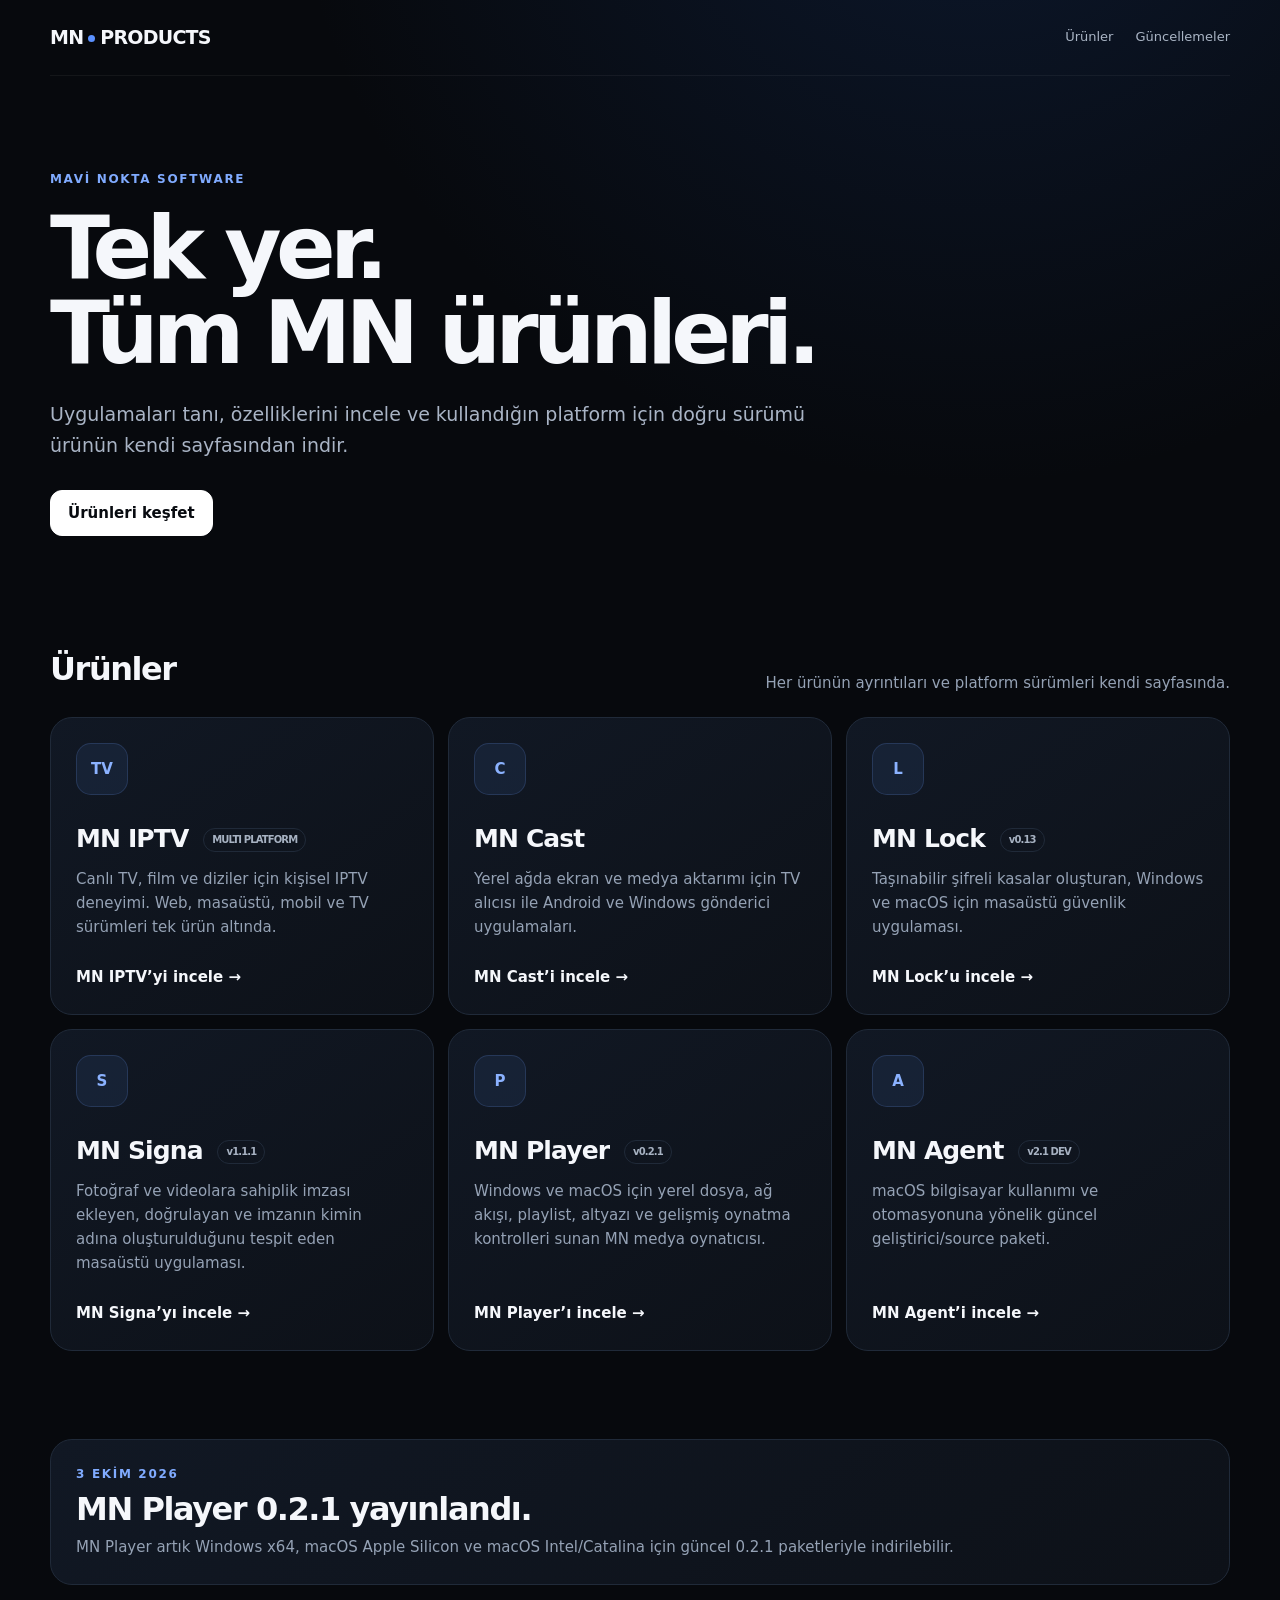
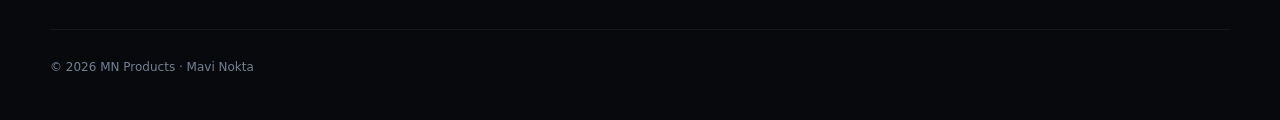
<file: index.html>
<!doctype html><html lang="tr"><head><meta charset="utf-8"><meta name="viewport" content="width=device-width,initial-scale=1"><meta name="theme-color" content="#07090d"><title>MN Products</title><meta name="description" content="MN Products — MN IPTV, MN Cast, MN Lock, MN Signa, MN Player ve MN Agent."><link rel="stylesheet" href="/assets/products.css"></head><body><div class="wrap"><nav class="nav"><a class="brand" href="/">MN<i></i>PRODUCTS</a><div class="navlinks"><a href="#products">Ürünler</a><a href="#updates">Güncellemeler</a></div></nav><header class="hero"><div class="eyebrow">Mavi Nokta Software</div><h1>Tek yer.<br>Tüm MN ürünleri.</h1><p>Uygulamaları tanı, özelliklerini incele ve kullandığın platform için doğru sürümü ürünün kendi sayfasından indir.</p><div class="actions"><a class="btn primary" href="#products">Ürünleri keşfet</a></div></header><section class="section" id="products"><div class="section-head"><h2>Ürünler</h2><p>Her ürünün ayrıntıları ve platform sürümleri kendi sayfasında.</p></div><div class="product-grid"><article class="product"><div class="icon">TV</div><h3>MN IPTV <span class="tag">MULTI PLATFORM</span></h3><p>Canlı TV, film ve diziler için kişisel IPTV deneyimi. Web, masaüstü, mobil ve TV sürümleri tek ürün altında.</p><a class="more" href="/products/mn-iptv/">MN IPTV’yi incele →</a></article><article class="product"><div class="icon">C</div><h3>MN Cast</h3><p>Yerel ağda ekran ve medya aktarımı için TV alıcısı ile Android ve Windows gönderici uygulamaları.</p><a class="more" href="/products/mn-cast/">MN Cast’i incele →</a></article><article class="product"><div class="icon">L</div><h3>MN Lock <span class="tag">v0.13</span></h3><p>Taşınabilir şifreli kasalar oluşturan, Windows ve macOS için masaüstü güvenlik uygulaması.</p><a class="more" href="/products/mn-lock/">MN Lock’u incele →</a></article><article class="product"><div class="icon">S</div><h3>MN Signa <span class="tag">v1.1.1</span></h3><p>Fotoğraf ve videolara sahiplik imzası ekleyen, doğrulayan ve imzanın kimin adına oluşturulduğunu tespit eden masaüstü uygulaması.</p><a class="more" href="/products/mn-signa/">MN Signa’yı incele →</a></article><article class="product"><div class="icon">P</div><h3>MN Player <span class="tag">v0.2.1</span></h3><p>Windows ve macOS için yerel dosya, ağ akışı, playlist, altyazı ve gelişmiş oynatma kontrolleri sunan MN medya oynatıcısı.</p><a class="more" href="/products/mn-player/">MN Player’ı incele →</a></article><article class="product"><div class="icon">A</div><h3>MN Agent <span class="tag">v2.1 DEV</span></h3><p>macOS bilgisayar kullanımı ve otomasyonuna yönelik güncel geliştirici/source paketi.</p><a class="more" href="/products/mn-agent/">MN Agent’i incele →</a></article></div></section><section class="section" id="updates"><div class="panel"><div class="eyebrow">3 Ekim 2026</div><h2>MN Player 0.2.1 yayınlandı.</h2><p>MN Player artık Windows x64, macOS Apple Silicon ve macOS Intel/Catalina için güncel 0.2.1 paketleriyle indirilebilir.</p></div></section><footer>© 2026 MN Products · Mavi Nokta</footer></div></body></html>
</file>
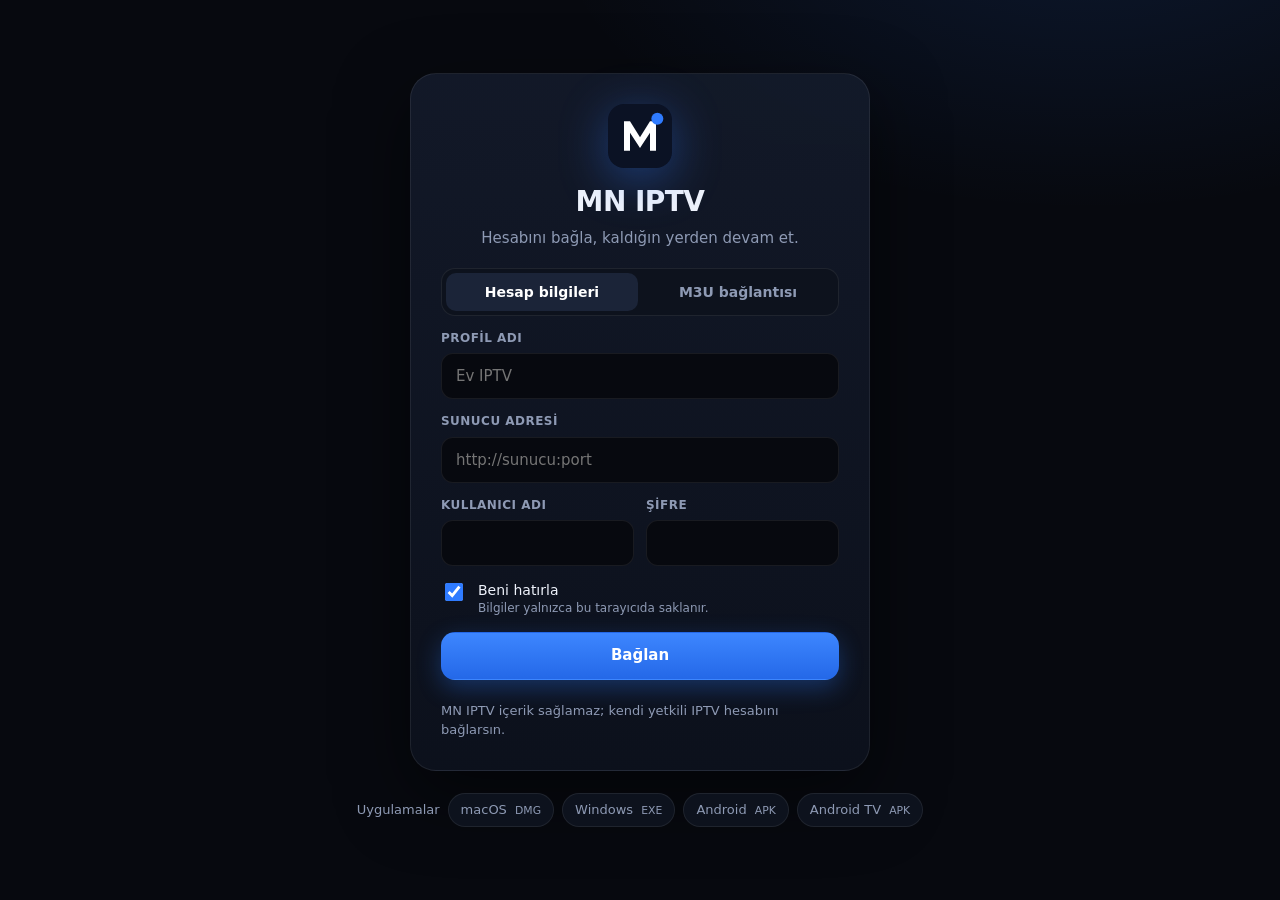
<file: iptv/index.html>
<!doctype html>
<html lang="tr">
<head>
<meta charset="utf-8">
<meta name="viewport" content="width=device-width, initial-scale=1, viewport-fit=cover">
<meta name="theme-color" content="#07090f">
<meta name="color-scheme" content="dark">
<meta name="description" content="MN IPTV — canlı TV, film ve dizileri tek yerden izle.">
<title>MN IPTV</title>
<link rel="icon" href="data:image/svg+xml,%3Csvg xmlns='http://www.w3.org/2000/svg' viewBox='0 0 48 48'%3E%3Crect width='48' height='48' rx='12' fill='%230b1224'/%3E%3Cpath d='M12 35V13h4.500l7.500 12 7.500-12H36v22h-4.500V21.500L24 33l-7.500-11.500V35z' fill='%23fff'/%3E%3Ccircle cx='37' cy='11' r='4.500' fill='%232f7bff'/%3E%3C/svg%3E">
<link rel="stylesheet" href="css/app.css?v=20261101e">
</head>
<body>
<div id="app"><div class="splash"><div class="bar"><i style="width:30%"></i></div></div></div>
<noscript><p style="padding:24px;color:#fff">MN IPTV için JavaScript gerekli.</p></noscript>
<script type="module" src="js/main.js?v=20261101e"></script>
</body>
</html>
</file>
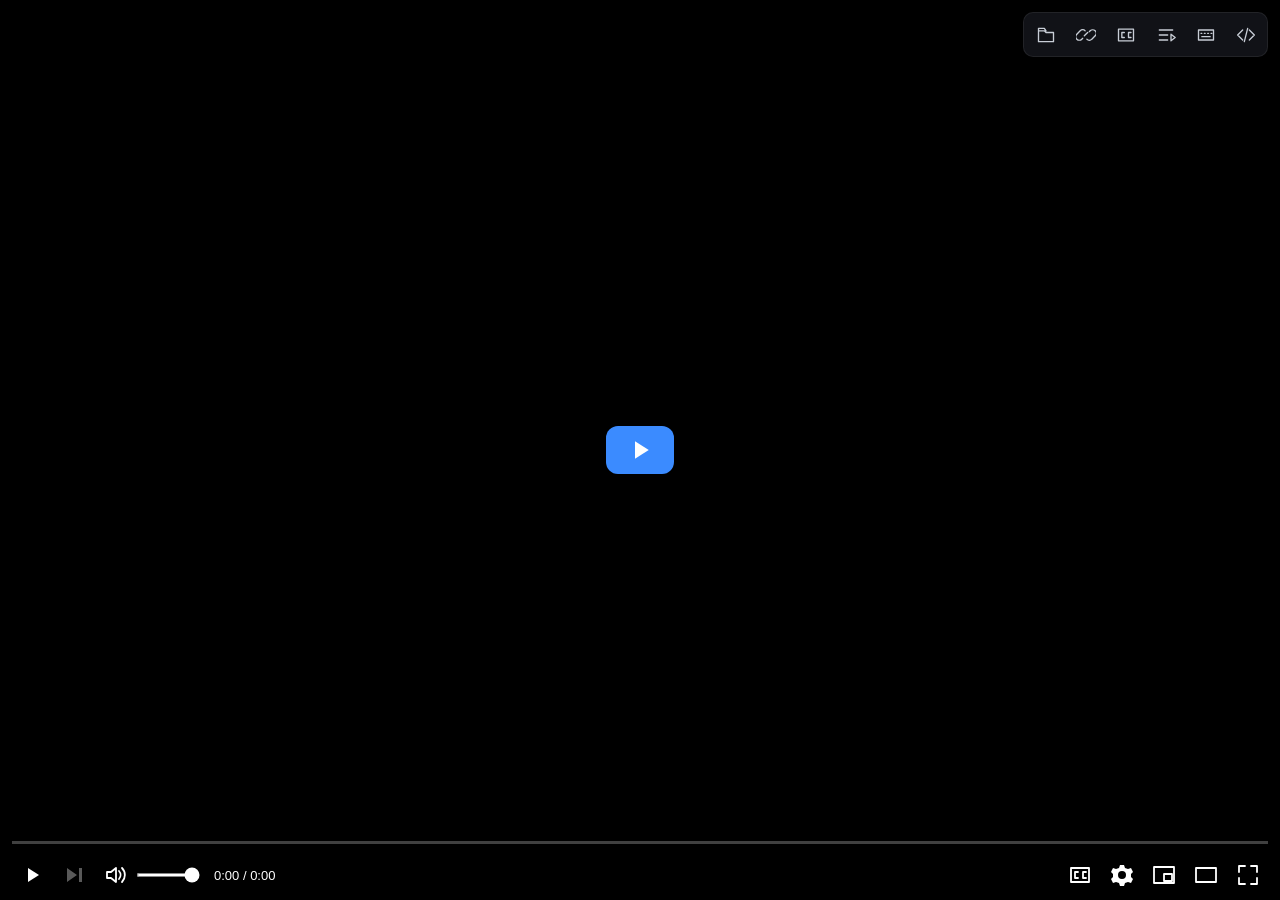
<file: web/index.html>
<!doctype html>
<html lang="tr"><head><meta charset="utf-8"><meta name="viewport" content="width=device-width,initial-scale=1"><meta name="color-scheme" content="dark"><title>MN Player</title><link rel="stylesheet" href="app.css?v=1.1.0"><script src="player.js?v=1.1.0" defer></script><script src="app.js?v=1.1.0" defer></script></head>
<body><main><mn-player id="player" hide-title></mn-player></main>
<nav class="tools" aria-label="Dosya işlemleri">
<button id="file-open" aria-label="Medya aç" title="Medya aç (⌘O)"><svg viewBox="0 0 24 24"><path d="M3 7h7l2 2h9v11H3z M3 7V4h7l2 3"/></svg></button>
<button id="url-open" aria-label="Bağlantı aç" title="Bağlantı aç (⌘L)"><svg viewBox="0 0 24 24"><path d="M10 13l4-4 M8 16l-1 1a4 4 0 01-6-6l4-4a4 4 0 016 0 M16 8l1-1a4 4 0 016 6l-4 4a4 4 0 01-6 0"/></svg></button>
<button id="caption-open" aria-label="Altyazı dosyası ekle" title="Altyazı ekle (⌘S)"><svg viewBox="0 0 24 24"><path d="M3 5h18v14H3z M10 9H7v6h3 M18 9h-3v6h3"/></svg></button>
<button id="queue-toggle" aria-label="Oynatma listesi" title="Oynatma listesi" aria-expanded="false"><svg viewBox="0 0 24 24"><path d="M4 6h16 M4 12h10 M4 18h10 M18 11l5 4-5 4z"/></svg></button>
<button id="shortcuts" aria-label="Klavye kısayolları" title="Klavye kısayolları"><svg viewBox="0 0 24 24"><path d="M3 6h18v12H3z M6 10h1 M10 10h1 M14 10h1 M18 10h1 M7 14h10"/></svg></button>
<button id="embed-open" aria-label="Web entegrasyonu" title="Web entegrasyonu"><svg viewBox="0 0 24 24"><path d="M8 6l-6 6 6 6 M16 6l6 6-6 6 M14 4l-4 16"/></svg></button>
</nav>
<aside id="queue" hidden><div class="queue-tools"><button id="autoplay" role="switch" aria-checked="false" aria-label="Otomatik sonraki video" title="Otomatik sonraki video">↻</button><button id="add" aria-label="Listeye medya ekle" title="Listeye medya ekle">＋</button><button id="queue-close" aria-label="Listeyi kapat" title="Listeyi kapat">×</button></div><div id="playlist"></div></aside>
<input id="files" type="file" accept="video/*,audio/*,.mkv,.mov,.mp4,.webm,.mp3,.m4a,.wav" multiple hidden><input id="captions" type="file" accept=".vtt,.srt" hidden>
<dialog id="url-dialog"><form id="url-form"><button type="button" data-close class="close" aria-label="Kapat">×</button><label for="url-input">Medya bağlantısı</label><input id="url-input" type="url" placeholder="https://site.com/video.mp4" required><button class="primary" type="submit">Aç</button></form></dialog>
<dialog id="embed-dialog"><button data-close class="close" aria-label="Kapat">×</button><pre id="embed-code"></pre><button id="copy-embed" class="primary">Kopyala</button></dialog>
<div id="toast" role="status"></div></body></html>
</file>
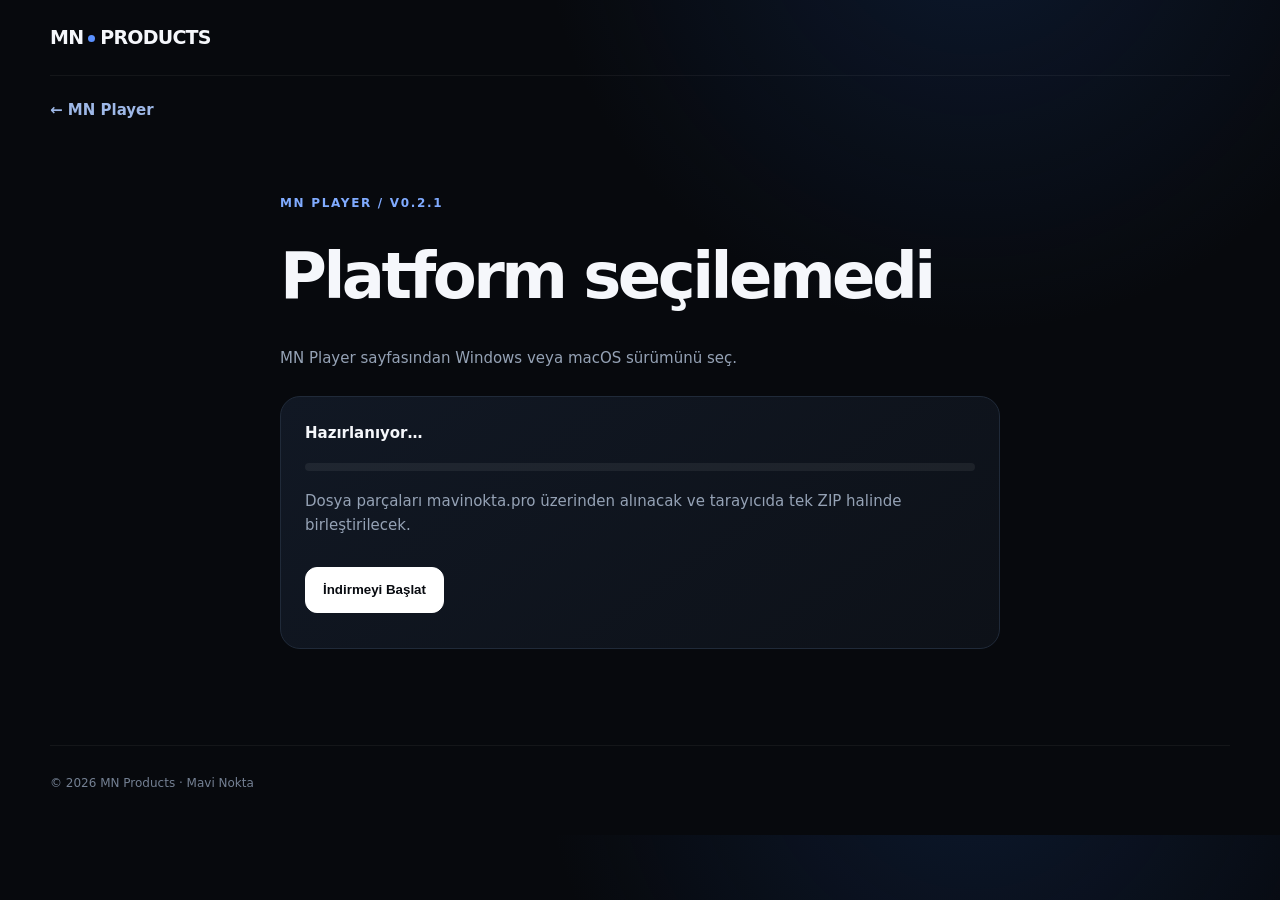
<file: downloads/mn-player/index.html>
<!doctype html><html lang="tr"><head><meta charset="utf-8"><meta name="viewport" content="width=device-width,initial-scale=1"><meta name="theme-color" content="#07090d"><title>MN Player 0.2.1 İndir · MN Products</title><meta name="robots" content="noindex"><link rel="stylesheet" href="/assets/products.css"><style>
.download-box{max-width:720px;margin:72px auto 96px}.download-box h1{font-size:clamp(38px,7vw,64px);letter-spacing:-.055em;margin:12px 0 18px}.download-box p{color:var(--muted)}.dl-status{margin-top:26px;padding:24px;border:1px solid var(--line);border-radius:20px;background:linear-gradient(145deg,var(--panel2),var(--panel))}.progress{height:8px;border-radius:999px;background:#ffffff10;overflow:hidden;margin:18px 0}.progress>i{display:block;height:100%;width:0;background:#fff;transition:width .25s ease}.hash{font-family:ui-monospace,SFMono-Regular,Menlo,monospace;font-size:11px;word-break:break-all;color:#7e8b9d}.error{color:#ff8f8f!important}
</style></head><body><div class="wrap"><nav class="nav"><a class="brand" href="/">MN<i></i>PRODUCTS</a></nav><a class="back" href="/products/mn-player/">← MN Player</a><main class="download-box"><div class="eyebrow">MN Player / v0.2.1</div><h1 id="title">Paket hazırlanıyor</h1><p id="desc">Doğru platform paketi seçiliyor.</p><div class="dl-status"><strong id="status">Hazırlanıyor…</strong><div class="progress"><i id="bar"></i></div><p id="detail">Dosya parçaları mavinokta.pro üzerinden alınacak ve tarayıcıda tek ZIP halinde birleştirilecek.</p><div class="actions"><button class="btn primary" id="start" type="button">İndirmeyi Başlat</button></div><p class="hash" id="hash"></p></div></main><footer>© 2026 MN Products · Mavi Nokta</footer></div><script>
const builds={
 windows:{title:"Windows x64",file:"MN-PLAY-0.2.1-Windows-x64.zip",size:"125.5 MB",final:"16806bd9a7c378f999021786b253780606df7bad558b8c3e52a2a01768839293",parts:[
  ["/downloads/mn-player/data/win.part0","efd671b180cb45846a7d842a19c35b55c653ec4b485f43ce58676a2c9bc0c195"],
  ["/downloads/mn-player/data/win.part1","df77961fa45db196aee002c5261019b5382eaa2964575a547c7adf7e97f201ce"]
 ]},
 "mac-arm":{title:"macOS · Apple Silicon",file:"MN-PLAY-0.2.1-macOS-Apple-Silicon.zip",size:"80.0 MB",final:"c5f7d9174a64508371eae345c84bf4ebd239068c71c5d2bfc47bd5182065474a",parts:[
  ["/downloads/mn-player/data/mac-arm.part0","9fa82ae691786740f2813d4a639219e162b198832c7d96255dcad81eb1317561"],
  ["/downloads/mn-player/data/mac-arm.part1","31d11e9b208f5d118a249c48d6b2c0c05a7af9ebe4644dae0137a4416178724d"]
 ]},
 "mac-intel":{title:"macOS · Intel / Catalina",file:"MN-PLAY-0.2.1-macOS-Intel-Catalina.zip",size:"89.6 MB",final:"7d90a5ae8bc4dcf640d7c506b01a3e2a861d7949852545377b3612619e56672e",parts:[
  ["/downloads/mn-player/data/mac-intel.part0","a62a438f6d9a50818f726af56300573ba3e98363e6d40ea5b1e80c343e7c0f7a"],
  ["/downloads/mn-player/data/mac-intel.part1","609b941b416e9931e0cf8a868ce0618964af87f1c93d58d1a095e48db3223b17"]
 ]}
};
const q=new URLSearchParams(location.search), key=q.get("platform"), b=builds[key];
const title=document.getElementById("title"),desc=document.getElementById("desc"),status=document.getElementById("status"),detail=document.getElementById("detail"),bar=document.getElementById("bar"),btn=document.getElementById("start"),hash=document.getElementById("hash");
function hex(buf){return [...new Uint8Array(buf)].map(x=>x.toString(16).padStart(2,"0")).join("")}
if(!b){title.textContent="Platform seçilemedi";desc.textContent="MN Player sayfasından Windows veya macOS sürümünü seç.";btn.disabled=true}
else{title.textContent=b.title;desc.textContent="MN Player 0.2.1 · "+b.size;hash.textContent="Paket SHA-256: "+b.final}
let running=false;
async function start(){
 if(!b||running)return; running=true;btn.disabled=true;btn.textContent="Hazırlanıyor…";status.textContent="İndiriliyor";detail.classList.remove("error");
 try{
  if(!window.crypto?.subtle)throw new Error("Bu tarayıcı bütünlük doğrulamasını desteklemiyor.");
  const chunks=[];
  for(let i=0;i<b.parts.length;i++){
   detail.textContent="Parça "+(i+1)+"/"+b.parts.length+" indiriliyor ve doğrulanıyor…";
   bar.style.width=Math.round((i/b.parts.length)*100)+"%";
   const r=await fetch(b.parts[i][0],{cache:"no-store"});
   if(!r.ok)throw new Error("Dosya parçası indirilemedi (HTTP "+r.status+").");
   const a=await r.arrayBuffer();
   const h=hex(await crypto.subtle.digest("SHA-256",a));
   if(h!==b.parts[i][1])throw new Error("Bütünlük kontrolü başarısız oldu. Lütfen tekrar dene.");
   chunks.push(a);bar.style.width=Math.round(((i+1)/b.parts.length)*100)+"%";
  }
  status.textContent="Hazır";detail.textContent="Paket doğrulandı. İndirme başlatılıyor…";
  const blob=new Blob(chunks,{type:"application/zip"}),u=URL.createObjectURL(blob),a=document.createElement("a");
  a.href=u;a.download=b.file;document.body.appendChild(a);a.click();a.remove();setTimeout(()=>URL.revokeObjectURL(u),120000);
  btn.disabled=false;btn.textContent="Tekrar İndir";running=false;detail.textContent="İndirme başladı. Dosya adı: "+b.file;
 }catch(e){status.textContent="İndirme tamamlanamadı";detail.textContent=e.message||String(e);detail.classList.add("error");bar.style.width="0%";btn.disabled=false;btn.textContent="Tekrar Dene";running=false}
}
btn.addEventListener("click",start);
if(b&&q.get("auto")==="1")setTimeout(start,250);
</script></body></html>
</file>
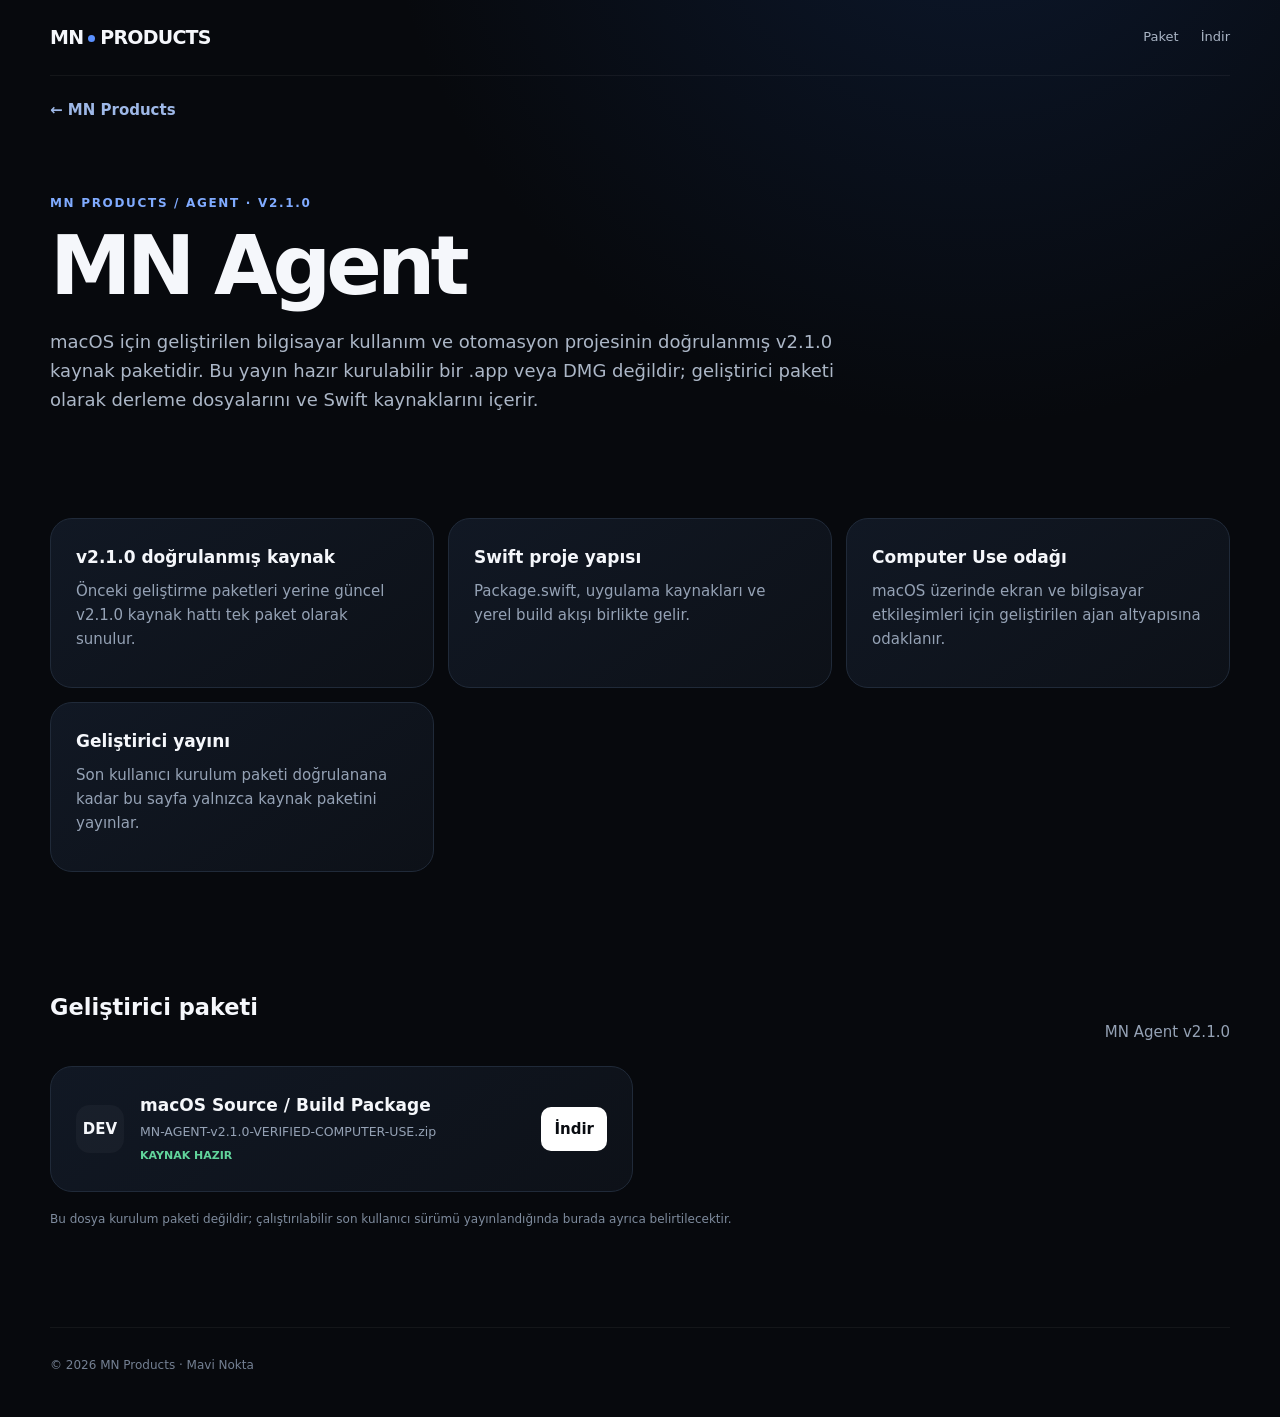
<file: products/mn-agent/index.html>
<!doctype html><html lang="tr"><head><meta charset="utf-8"><meta name="viewport" content="width=device-width,initial-scale=1"><meta name="theme-color" content="#07090d"><title>MN Agent v2.1.0 · MN Products</title><meta name="description" content="MN Agent v2.1.0 — doğrulanmış geliştirici/source paketi."><link rel="stylesheet" href="/assets/products.css"></head><body><div class="wrap"><nav class="nav"><a class="brand" href="/">MN<i></i>PRODUCTS</a><div class="navlinks"><a href="#about">Paket</a><a href="#platforms">İndir</a></div></nav><a class="back" href="/">← MN Products</a><header class="detail-hero"><div class="eyebrow">MN Products / Agent · v2.1.0</div><h1>MN Agent</h1><p>macOS için geliştirilen bilgisayar kullanım ve otomasyon projesinin doğrulanmış v2.1.0 kaynak paketidir. Bu yayın hazır kurulabilir bir .app veya DMG değildir; geliştirici paketi olarak derleme dosyalarını ve Swift kaynaklarını içerir.</p></header><section class="section" id="about"><div class="feature-grid"><article class="feature"><h3>v2.1.0 doğrulanmış kaynak</h3><p>Önceki geliştirme paketleri yerine güncel v2.1.0 kaynak hattı tek paket olarak sunulur.</p></article><article class="feature"><h3>Swift proje yapısı</h3><p>Package.swift, uygulama kaynakları ve yerel build akışı birlikte gelir.</p></article><article class="feature"><h3>Computer Use odağı</h3><p>macOS üzerinde ekran ve bilgisayar etkileşimleri için geliştirilen ajan altyapısına odaklanır.</p></article><article class="feature"><h3>Geliştirici yayını</h3><p>Son kullanıcı kurulum paketi doğrulanana kadar bu sayfa yalnızca kaynak paketini yayınlar.</p></article></div></section><section class="platforms" id="platforms"><div class="section-head"><h2>Geliştirici paketi</h2><p>MN Agent v2.1.0</p></div><div class="platform-grid"><article class="platform"><div class="pi">DEV</div><div class="copy"><strong>macOS Source / Build Package</strong><small>MN-AGENT-v2.1.0-VERIFIED-COMPUTER-USE.zip</small><span class="status ready">KAYNAK HAZIR</span></div><a class="download" href="https://drive.google.com/uc?export=download&id=17HaMTxCvozvSUSHHCiPbw04UbjWhKJdn">İndir</a></article></div><p class="note">Bu dosya kurulum paketi değildir; çalıştırılabilir son kullanıcı sürümü yayınlandığında burada ayrıca belirtilecektir.</p></section><footer>© 2026 MN Products · Mavi Nokta</footer></div></body></html>
</file>
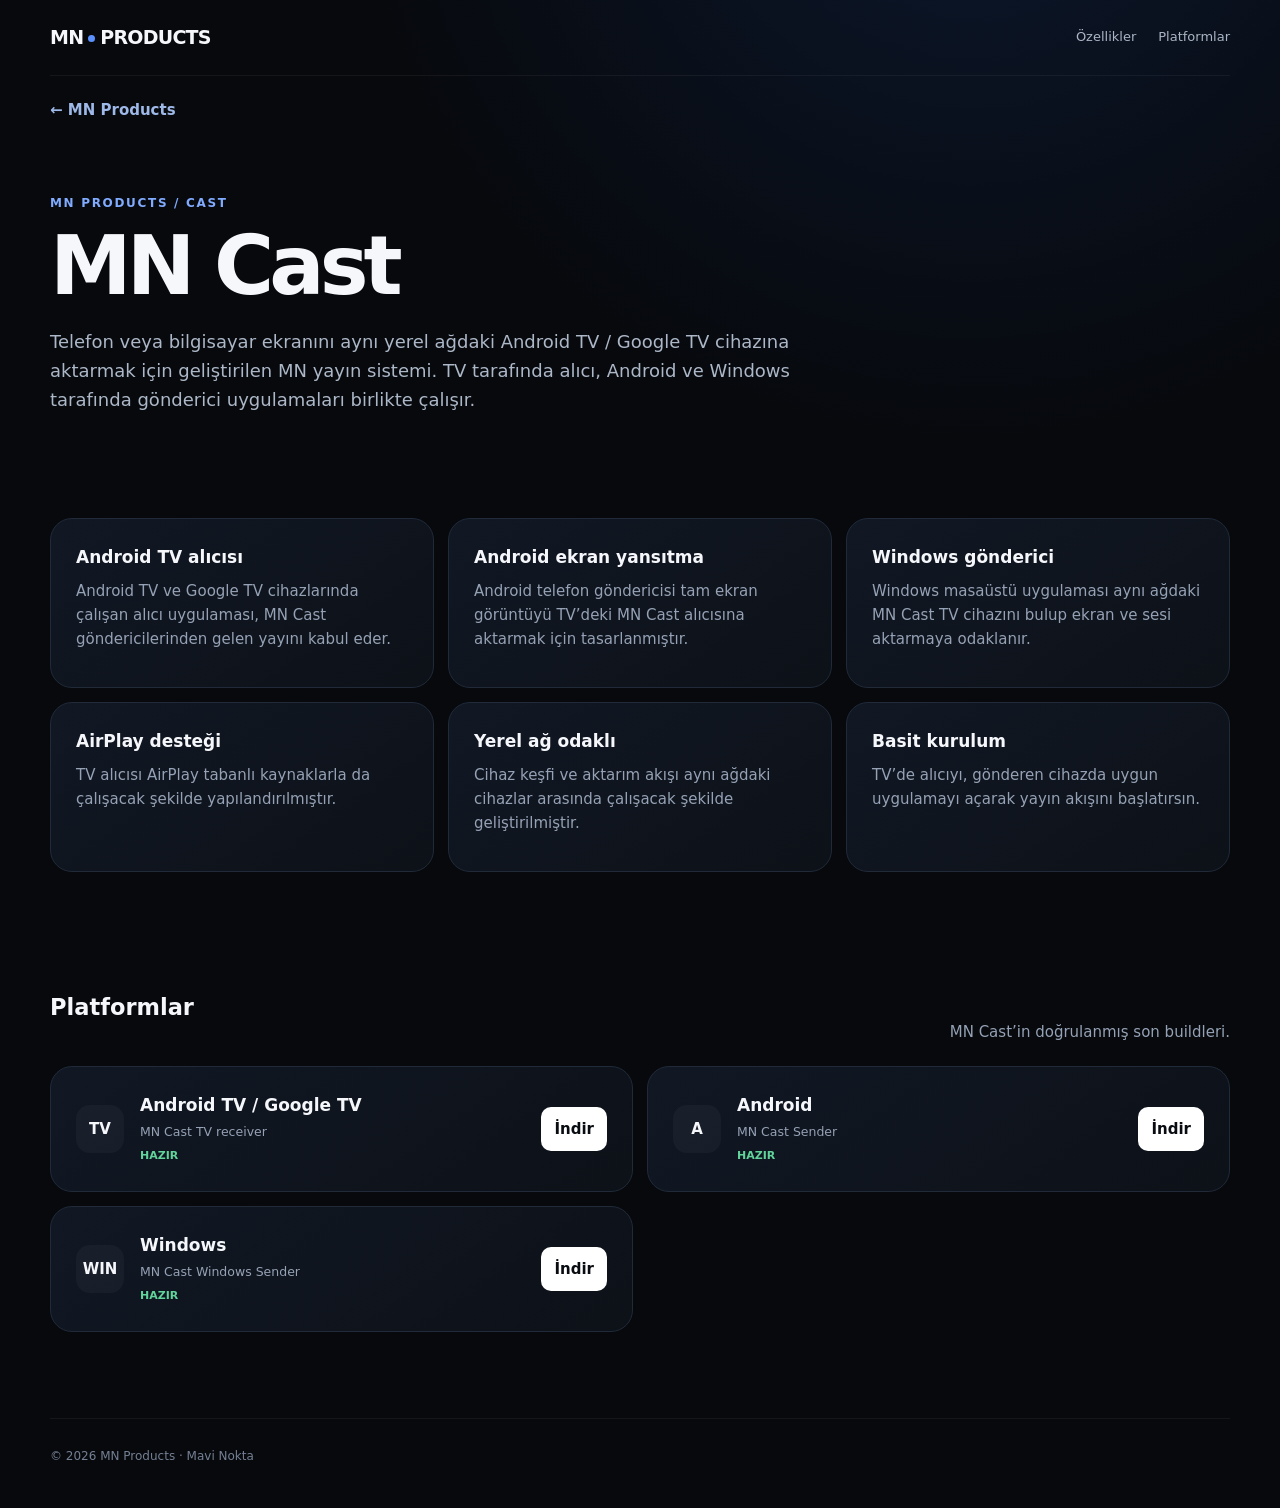
<file: products/mn-cast/index.html>
<!doctype html><html lang="tr"><head><meta charset="utf-8"><meta name="viewport" content="width=device-width,initial-scale=1"><meta name="theme-color" content="#07090d"><title>MN Cast · MN Products</title><meta name="description" content="MN Cast özellikleri ve platform sürümleri."><link rel="stylesheet" href="/assets/products.css"></head><body><div class="wrap"><nav class="nav"><a class="brand" href="/">MN<i></i>PRODUCTS</a><div class="navlinks"><a href="#features">Özellikler</a><a href="#platforms">Platformlar</a></div></nav><a class="back" href="/">← MN Products</a><header class="detail-hero"><div class="eyebrow">MN Products / Cast</div><h1>MN Cast</h1><p>Telefon veya bilgisayar ekranını aynı yerel ağdaki Android TV / Google TV cihazına aktarmak için geliştirilen MN yayın sistemi. TV tarafında alıcı, Android ve Windows tarafında gönderici uygulamaları birlikte çalışır.</p></header><section class="section" id="features"><div class="feature-grid"><article class="feature"><h3>Android TV alıcısı</h3><p>Android TV ve Google TV cihazlarında çalışan alıcı uygulaması, MN Cast göndericilerinden gelen yayını kabul eder.</p></article><article class="feature"><h3>Android ekran yansıtma</h3><p>Android telefon göndericisi tam ekran görüntüyü TV’deki MN Cast alıcısına aktarmak için tasarlanmıştır.</p></article><article class="feature"><h3>Windows gönderici</h3><p>Windows masaüstü uygulaması aynı ağdaki MN Cast TV cihazını bulup ekran ve sesi aktarmaya odaklanır.</p></article><article class="feature"><h3>AirPlay desteği</h3><p>TV alıcısı AirPlay tabanlı kaynaklarla da çalışacak şekilde yapılandırılmıştır.</p></article><article class="feature"><h3>Yerel ağ odaklı</h3><p>Cihaz keşfi ve aktarım akışı aynı ağdaki cihazlar arasında çalışacak şekilde geliştirilmiştir.</p></article><article class="feature"><h3>Basit kurulum</h3><p>TV’de alıcıyı, gönderen cihazda uygun uygulamayı açarak yayın akışını başlatırsın.</p></article></div></section><section class="platforms" id="platforms"><div class="section-head"><h2>Platformlar</h2><p>MN Cast’in doğrulanmış son buildleri.</p></div><div class="platform-grid"><article class="platform"><div class="pi">TV</div><div class="copy"><strong>Android TV / Google TV</strong><small>MN Cast TV receiver</small><span class="status ready">HAZIR</span></div><a class="download" href="https://drive.google.com/uc?export=download&id=1SyS7rpRiHpsGsx7QkFLHgPo9IW5PQADx">İndir</a></article><article class="platform"><div class="pi">A</div><div class="copy"><strong>Android</strong><small>MN Cast Sender</small><span class="status ready">HAZIR</span></div><a class="download" href="https://drive.google.com/uc?export=download&id=1YTfSsqsJo0dEs9NgAudYqGzwQ9QFQUxR">İndir</a></article><article class="platform"><div class="pi">WIN</div><div class="copy"><strong>Windows</strong><small>MN Cast Windows Sender</small><span class="status ready">HAZIR</span></div><a class="download" href="https://drive.google.com/uc?export=download&id=1BV6Wr25Cq8W2CHD063EA7HAp-1SsjjeZ">İndir</a></article></div></section><footer>© 2026 MN Products · Mavi Nokta</footer></div></body></html>
</file>
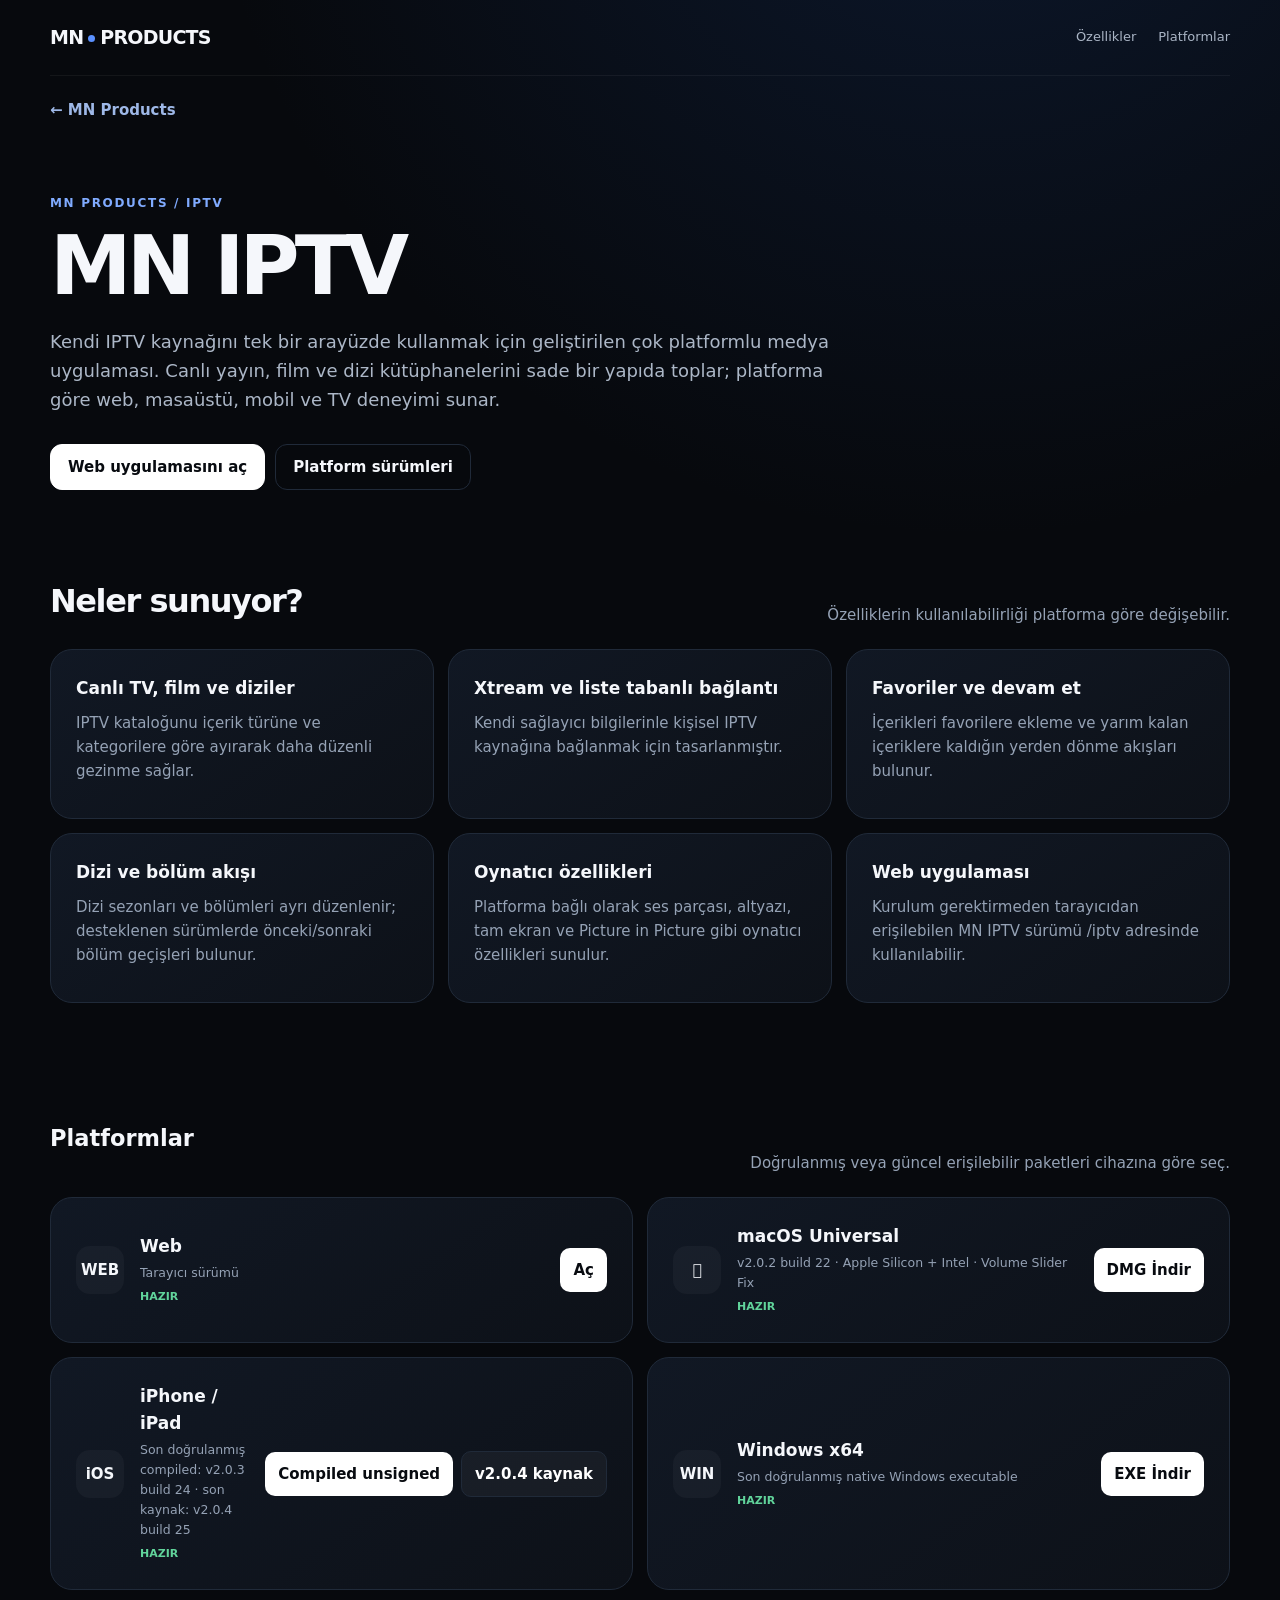
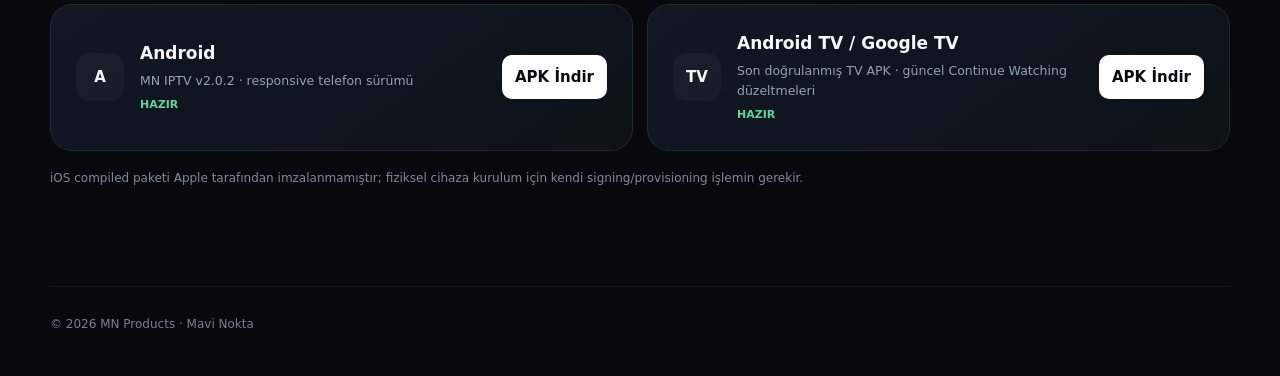
<file: products/mn-iptv/index.html>
<!doctype html><html lang="tr"><head><meta charset="utf-8"><meta name="viewport" content="width=device-width,initial-scale=1"><meta name="theme-color" content="#07090d"><title>MN IPTV · MN Products</title><meta name="description" content="MN IPTV özellikleri ve güncel platform sürümleri."><link rel="stylesheet" href="/assets/products.css"></head><body><div class="wrap"><nav class="nav"><a class="brand" href="/">MN<i></i>PRODUCTS</a><div class="navlinks"><a href="#features">Özellikler</a><a href="#platforms">Platformlar</a></div></nav><a class="back" href="/">← MN Products</a><header class="detail-hero"><div class="eyebrow">MN Products / IPTV</div><h1>MN IPTV</h1><p>Kendi IPTV kaynağını tek bir arayüzde kullanmak için geliştirilen çok platformlu medya uygulaması. Canlı yayın, film ve dizi kütüphanelerini sade bir yapıda toplar; platforma göre web, masaüstü, mobil ve TV deneyimi sunar.</p><div class="actions"><a class="btn primary" href="http://mavinokta.pro/iptv/">Web uygulamasını aç</a><a class="btn" href="#platforms">Platform sürümleri</a></div></header><section class="section" id="features"><div class="section-head"><h2>Neler sunuyor?</h2><p>Özelliklerin kullanılabilirliği platforma göre değişebilir.</p></div><div class="feature-grid"><article class="feature"><h3>Canlı TV, film ve diziler</h3><p>IPTV kataloğunu içerik türüne ve kategorilere göre ayırarak daha düzenli gezinme sağlar.</p></article><article class="feature"><h3>Xtream ve liste tabanlı bağlantı</h3><p>Kendi sağlayıcı bilgilerinle kişisel IPTV kaynağına bağlanmak için tasarlanmıştır.</p></article><article class="feature"><h3>Favoriler ve devam et</h3><p>İçerikleri favorilere ekleme ve yarım kalan içeriklere kaldığın yerden dönme akışları bulunur.</p></article><article class="feature"><h3>Dizi ve bölüm akışı</h3><p>Dizi sezonları ve bölümleri ayrı düzenlenir; desteklenen sürümlerde önceki/sonraki bölüm geçişleri bulunur.</p></article><article class="feature"><h3>Oynatıcı özellikleri</h3><p>Platforma bağlı olarak ses parçası, altyazı, tam ekran ve Picture in Picture gibi oynatıcı özellikleri sunulur.</p></article><article class="feature"><h3>Web uygulaması</h3><p>Kurulum gerektirmeden tarayıcıdan erişilebilen MN IPTV sürümü /iptv adresinde kullanılabilir.</p></article></div></section><section class="platforms" id="platforms"><div class="section-head"><h2>Platformlar</h2><p>Doğrulanmış veya güncel erişilebilir paketleri cihazına göre seç.</p></div><div class="platform-grid"><article class="platform"><div class="pi">WEB</div><div class="copy"><strong>Web</strong><small>Tarayıcı sürümü</small><span class="status ready">HAZIR</span></div><a class="download" href="http://mavinokta.pro/iptv/">Aç</a></article><article class="platform"><div class="pi"></div><div class="copy"><strong>macOS Universal</strong><small>v2.0.2 build 22 · Apple Silicon + Intel · Volume Slider Fix</small><span class="status ready">HAZIR</span></div><a class="download" href="https://drive.google.com/uc?export=download&id=1-utryL8Ug_WLnl3ZIdAr-j6y016pJZPS">DMG İndir</a></article><article class="platform"><div class="pi">iOS</div><div class="copy"><strong>iPhone / iPad</strong><small>Son doğrulanmış compiled: v2.0.3 build 24 · son kaynak: v2.0.4 build 25</small><span class="status ready">HAZIR</span></div><div class="platform-actions"><a class="download" href="https://drive.google.com/uc?export=download&id=1ZhPtpjMj5qP9dN05nJ3-Z6h7vKVbrmQK">Compiled unsigned</a><a class="download secondary" href="https://drive.google.com/uc?export=download&id=1V-wBg2_NxJ9_Ek3EQ_oGvnNLNk8aer84">v2.0.4 kaynak</a></div></article><article class="platform"><div class="pi">WIN</div><div class="copy"><strong>Windows x64</strong><small>Son doğrulanmış native Windows executable</small><span class="status ready">HAZIR</span></div><a class="download" href="https://drive.google.com/uc?export=download&id=1bhPQ9dDDT7uEMMjUTlfTJ7vco6aQukiW">EXE İndir</a></article><article class="platform"><div class="pi">A</div><div class="copy"><strong>Android</strong><small>MN IPTV v2.0.2 · responsive telefon sürümü</small><span class="status ready">HAZIR</span></div><a class="download" href="https://drive.google.com/uc?export=download&id=1pwe2EmiujTZYL6W9s9nv8qD2NpKqriId">APK İndir</a></article><article class="platform"><div class="pi">TV</div><div class="copy"><strong>Android TV / Google TV</strong><small>Son doğrulanmış TV APK · güncel Continue Watching düzeltmeleri</small><span class="status ready">HAZIR</span></div><a class="download" href="https://drive.google.com/uc?export=download&id=14dy_F518D1ypuewTk3Tp2m3lCt4ErooT">APK İndir</a></article></div><p class="note">iOS compiled paketi Apple tarafından imzalanmamıştır; fiziksel cihaza kurulum için kendi signing/provisioning işlemin gerekir.</p></section><footer>© 2026 MN Products · Mavi Nokta</footer></div></body></html>
</file>
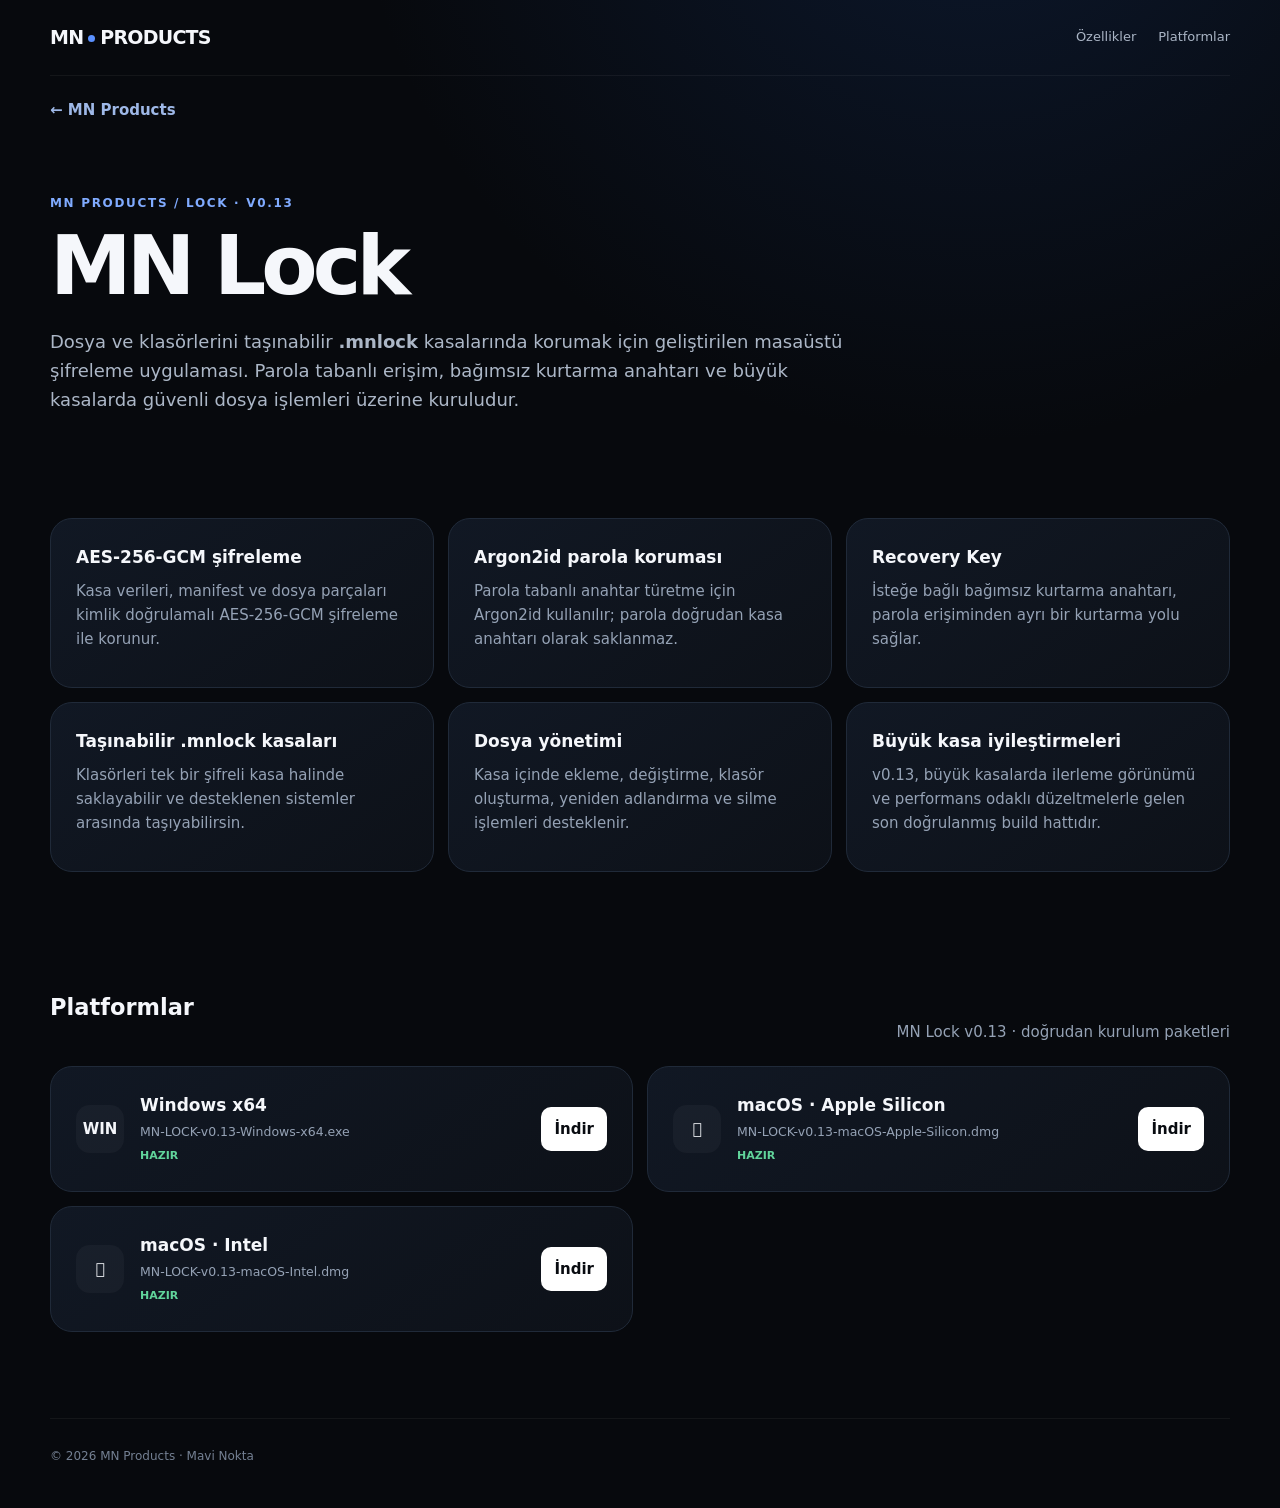
<file: products/mn-lock/index.html>
<!doctype html><html lang="tr"><head><meta charset="utf-8"><meta name="viewport" content="width=device-width,initial-scale=1"><meta name="theme-color" content="#07090d"><title>MN Lock · MN Products</title><meta name="description" content="MN Lock v0.13 özellikleri ve güncel Windows/macOS indirmeleri."><link rel="stylesheet" href="/assets/products.css"></head><body><div class="wrap"><nav class="nav"><a class="brand" href="/">MN<i></i>PRODUCTS</a><div class="navlinks"><a href="#features">Özellikler</a><a href="#platforms">Platformlar</a></div></nav><a class="back" href="/">← MN Products</a><header class="detail-hero"><div class="eyebrow">MN Products / Lock · v0.13</div><h1>MN Lock</h1><p>Dosya ve klasörlerini taşınabilir <strong>.mnlock</strong> kasalarında korumak için geliştirilen masaüstü şifreleme uygulaması. Parola tabanlı erişim, bağımsız kurtarma anahtarı ve büyük kasalarda güvenli dosya işlemleri üzerine kuruludur.</p></header><section class="section" id="features"><div class="feature-grid"><article class="feature"><h3>AES-256-GCM şifreleme</h3><p>Kasa verileri, manifest ve dosya parçaları kimlik doğrulamalı AES-256-GCM şifreleme ile korunur.</p></article><article class="feature"><h3>Argon2id parola koruması</h3><p>Parola tabanlı anahtar türetme için Argon2id kullanılır; parola doğrudan kasa anahtarı olarak saklanmaz.</p></article><article class="feature"><h3>Recovery Key</h3><p>İsteğe bağlı bağımsız kurtarma anahtarı, parola erişiminden ayrı bir kurtarma yolu sağlar.</p></article><article class="feature"><h3>Taşınabilir .mnlock kasaları</h3><p>Klasörleri tek bir şifreli kasa halinde saklayabilir ve desteklenen sistemler arasında taşıyabilirsin.</p></article><article class="feature"><h3>Dosya yönetimi</h3><p>Kasa içinde ekleme, değiştirme, klasör oluşturma, yeniden adlandırma ve silme işlemleri desteklenir.</p></article><article class="feature"><h3>Büyük kasa iyileştirmeleri</h3><p>v0.13, büyük kasalarda ilerleme görünümü ve performans odaklı düzeltmelerle gelen son doğrulanmış build hattıdır.</p></article></div></section><section class="platforms" id="platforms"><div class="section-head"><h2>Platformlar</h2><p>MN Lock v0.13 · doğrudan kurulum paketleri</p></div><div class="platform-grid"><article class="platform"><div class="pi">WIN</div><div class="copy"><strong>Windows x64</strong><small>MN-LOCK-v0.13-Windows-x64.exe</small><span class="status ready">HAZIR</span></div><a class="download" href="https://drive.google.com/uc?export=download&id=1CKrIyz9O5_jOgl9_7DzmIpUQBtEsn1qE">İndir</a></article><article class="platform"><div class="pi"></div><div class="copy"><strong>macOS · Apple Silicon</strong><small>MN-LOCK-v0.13-macOS-Apple-Silicon.dmg</small><span class="status ready">HAZIR</span></div><a class="download" href="https://drive.google.com/uc?export=download&id=1Mu0jxjm8DGe15Bkok--xiupItydr5mSP">İndir</a></article><article class="platform"><div class="pi"></div><div class="copy"><strong>macOS · Intel</strong><small>MN-LOCK-v0.13-macOS-Intel.dmg</small><span class="status ready">HAZIR</span></div><a class="download" href="https://drive.google.com/uc?export=download&id=1yb9WzSzQutK1UVQBU5djeAwKbhnR0W2V">İndir</a></article></div></section><footer>© 2026 MN Products · Mavi Nokta</footer></div></body></html>
</file>
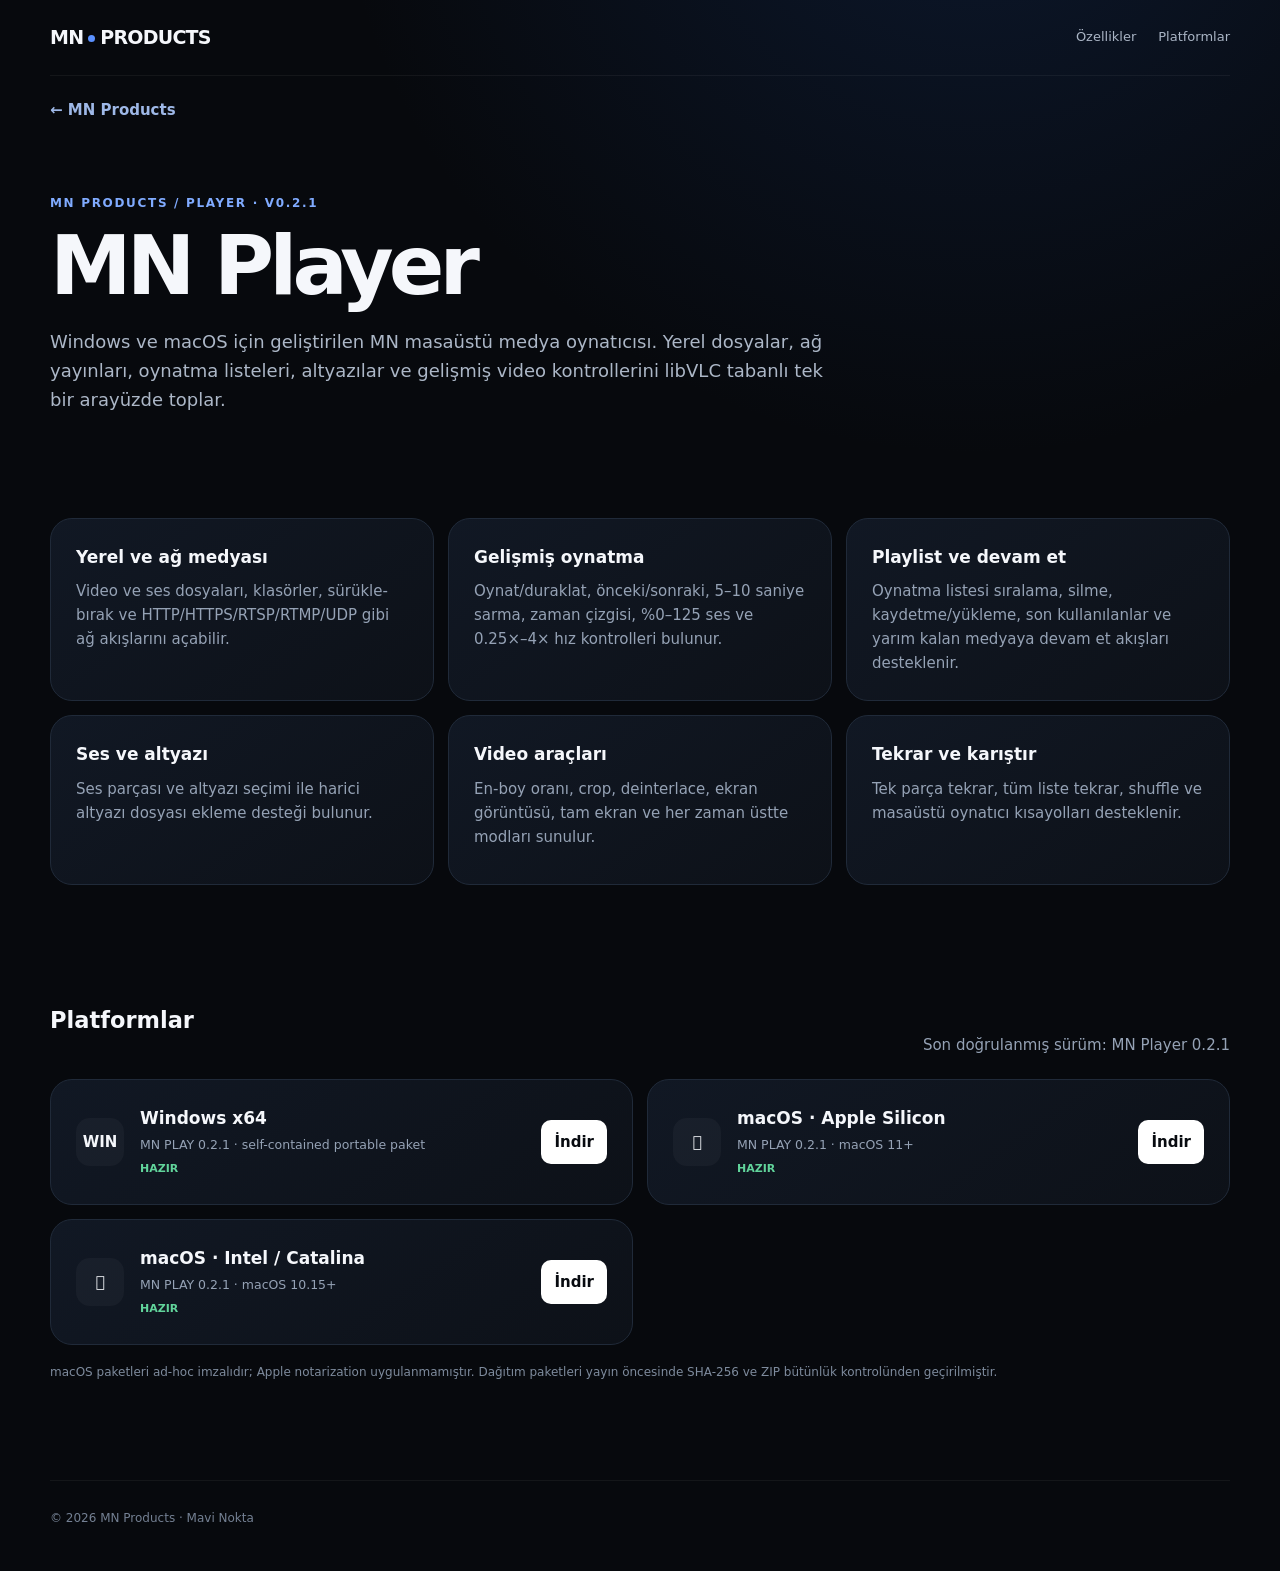
<file: products/mn-player/index.html>
<!doctype html><html lang="tr"><head><meta charset="utf-8"><meta name="viewport" content="width=device-width,initial-scale=1"><meta name="theme-color" content="#07090d"><title>MN Player 0.2.1 · MN Products</title><meta name="description" content="MN Player 0.2.1 — Windows ve macOS için libVLC tabanlı masaüstü medya oynatıcısı."><link rel="stylesheet" href="/assets/products.css"></head><body><div class="wrap"><nav class="nav"><a class="brand" href="/">MN<i></i>PRODUCTS</a><div class="navlinks"><a href="#features">Özellikler</a><a href="#platforms">Platformlar</a></div></nav><a class="back" href="/">← MN Products</a><header class="detail-hero"><div class="eyebrow">MN Products / Player · v0.2.1</div><h1>MN Player</h1><p>Windows ve macOS için geliştirilen MN masaüstü medya oynatıcısı. Yerel dosyalar, ağ yayınları, oynatma listeleri, altyazılar ve gelişmiş video kontrollerini libVLC tabanlı tek bir arayüzde toplar.</p></header><section class="section" id="features"><div class="feature-grid"><article class="feature"><h3>Yerel ve ağ medyası</h3><p>Video ve ses dosyaları, klasörler, sürükle-bırak ve HTTP/HTTPS/RTSP/RTMP/UDP gibi ağ akışlarını açabilir.</p></article><article class="feature"><h3>Gelişmiş oynatma</h3><p>Oynat/duraklat, önceki/sonraki, 5–10 saniye sarma, zaman çizgisi, %0–125 ses ve 0.25×–4× hız kontrolleri bulunur.</p></article><article class="feature"><h3>Playlist ve devam et</h3><p>Oynatma listesi sıralama, silme, kaydetme/yükleme, son kullanılanlar ve yarım kalan medyaya devam et akışları desteklenir.</p></article><article class="feature"><h3>Ses ve altyazı</h3><p>Ses parçası ve altyazı seçimi ile harici altyazı dosyası ekleme desteği bulunur.</p></article><article class="feature"><h3>Video araçları</h3><p>En-boy oranı, crop, deinterlace, ekran görüntüsü, tam ekran ve her zaman üstte modları sunulur.</p></article><article class="feature"><h3>Tekrar ve karıştır</h3><p>Tek parça tekrar, tüm liste tekrar, shuffle ve masaüstü oynatıcı kısayolları desteklenir.</p></article></div></section><section class="platforms" id="platforms"><div class="section-head"><h2>Platformlar</h2><p>Son doğrulanmış sürüm: MN Player 0.2.1</p></div><div class="platform-grid"><article class="platform"><div class="pi">WIN</div><div class="copy"><strong>Windows x64</strong><small>MN PLAY 0.2.1 · self-contained portable paket</small><span class="status ready">HAZIR</span></div><a class="download" href="/downloads/mn-player/?platform=windows&auto=1">İndir</a></article><article class="platform"><div class="pi"></div><div class="copy"><strong>macOS · Apple Silicon</strong><small>MN PLAY 0.2.1 · macOS 11+</small><span class="status ready">HAZIR</span></div><a class="download" href="/downloads/mn-player/?platform=mac-arm&auto=1">İndir</a></article><article class="platform"><div class="pi"></div><div class="copy"><strong>macOS · Intel / Catalina</strong><small>MN PLAY 0.2.1 · macOS 10.15+</small><span class="status ready">HAZIR</span></div><a class="download" href="/downloads/mn-player/?platform=mac-intel&auto=1">İndir</a></article></div><p class="note">macOS paketleri ad-hoc imzalıdır; Apple notarization uygulanmamıştır. Dağıtım paketleri yayın öncesinde SHA-256 ve ZIP bütünlük kontrolünden geçirilmiştir.</p></section><footer>© 2026 MN Products · Mavi Nokta</footer></div></body></html>
</file>
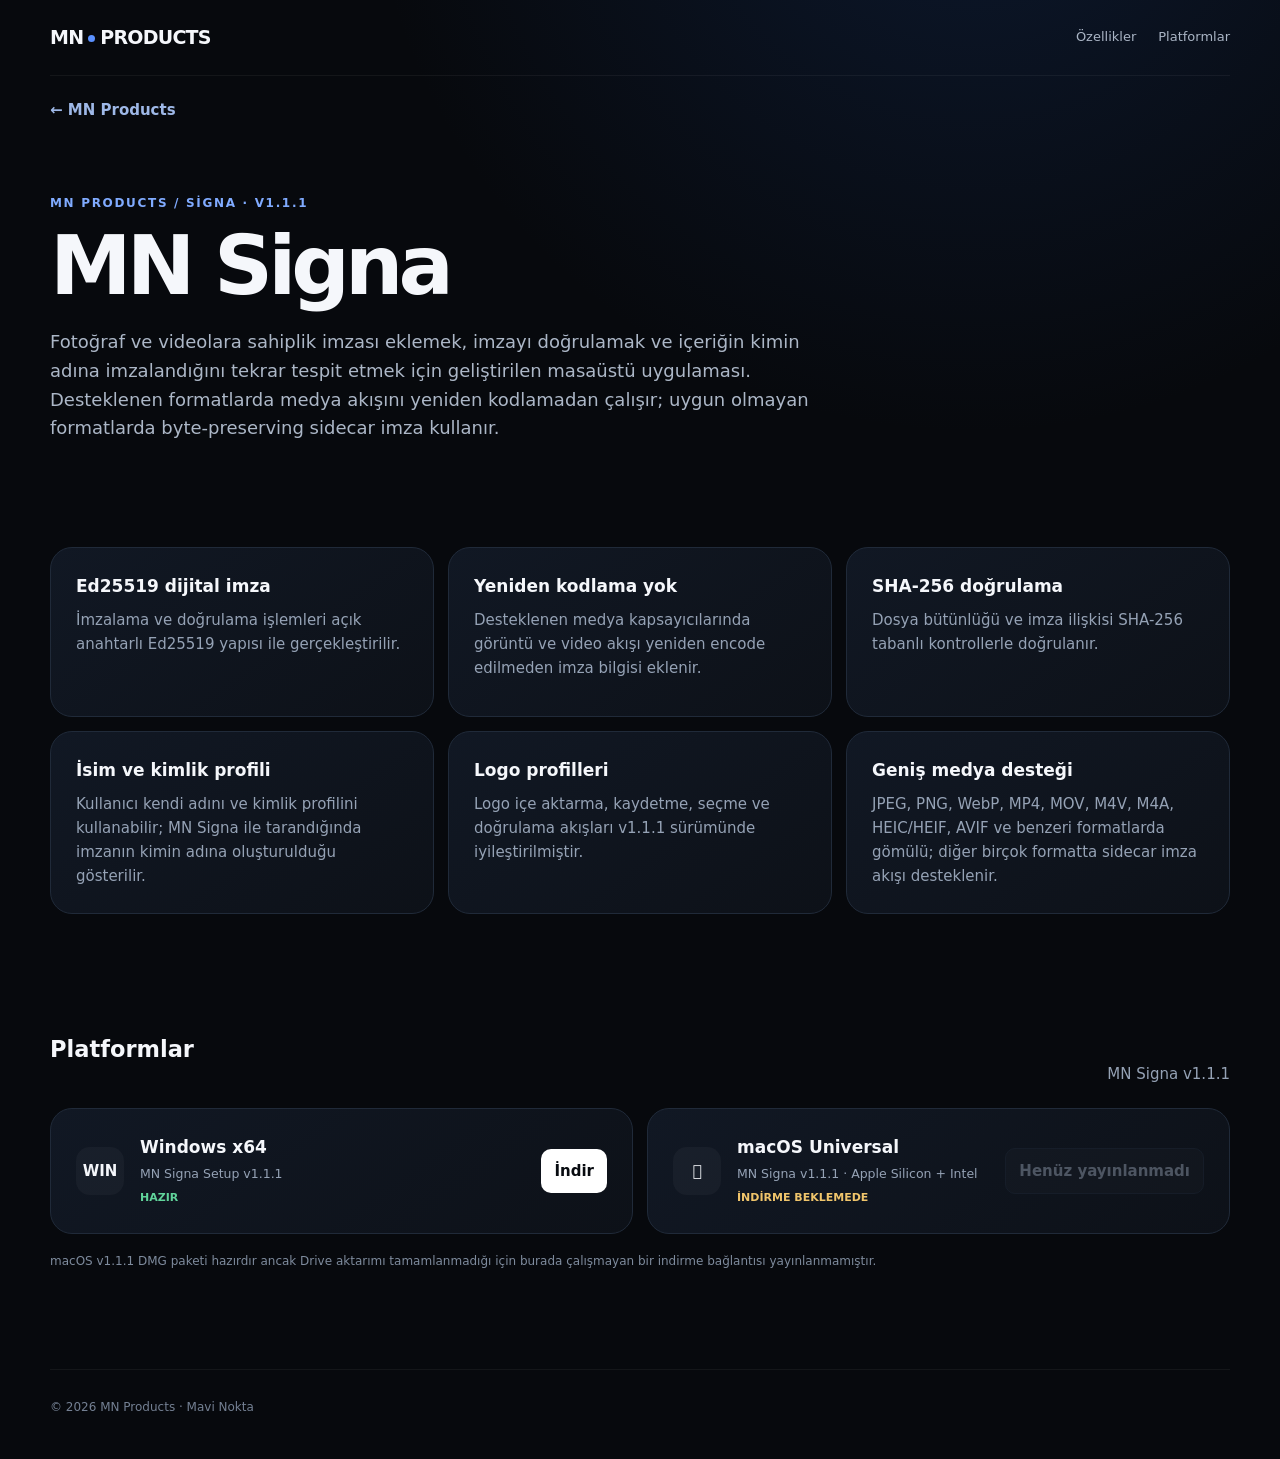
<file: products/mn-signa/index.html>
<!doctype html><html lang="tr"><head><meta charset="utf-8"><meta name="viewport" content="width=device-width,initial-scale=1"><meta name="theme-color" content="#07090d"><title>MN Signa · MN Products</title><meta name="description" content="MN Signa v1.1.1 — medya dosyaları için sahiplik imzası, doğrulama ve kimlik profilleri."><link rel="stylesheet" href="/assets/products.css"></head><body><div class="wrap"><nav class="nav"><a class="brand" href="/">MN<i></i>PRODUCTS</a><div class="navlinks"><a href="#features">Özellikler</a><a href="#platforms">Platformlar</a></div></nav><a class="back" href="/">← MN Products</a><header class="detail-hero"><div class="eyebrow">MN Products / Signa · v1.1.1</div><h1>MN Signa</h1><p>Fotoğraf ve videolara sahiplik imzası eklemek, imzayı doğrulamak ve içeriğin kimin adına imzalandığını tekrar tespit etmek için geliştirilen masaüstü uygulaması. Desteklenen formatlarda medya akışını yeniden kodlamadan çalışır; uygun olmayan formatlarda byte-preserving sidecar imza kullanır.</p></header><section class="section" id="features"><div class="feature-grid"><article class="feature"><h3>Ed25519 dijital imza</h3><p>İmzalama ve doğrulama işlemleri açık anahtarlı Ed25519 yapısı ile gerçekleştirilir.</p></article><article class="feature"><h3>Yeniden kodlama yok</h3><p>Desteklenen medya kapsayıcılarında görüntü ve video akışı yeniden encode edilmeden imza bilgisi eklenir.</p></article><article class="feature"><h3>SHA-256 doğrulama</h3><p>Dosya bütünlüğü ve imza ilişkisi SHA-256 tabanlı kontrollerle doğrulanır.</p></article><article class="feature"><h3>İsim ve kimlik profili</h3><p>Kullanıcı kendi adını ve kimlik profilini kullanabilir; MN Signa ile tarandığında imzanın kimin adına oluşturulduğu gösterilir.</p></article><article class="feature"><h3>Logo profilleri</h3><p>Logo içe aktarma, kaydetme, seçme ve doğrulama akışları v1.1.1 sürümünde iyileştirilmiştir.</p></article><article class="feature"><h3>Geniş medya desteği</h3><p>JPEG, PNG, WebP, MP4, MOV, M4V, M4A, HEIC/HEIF, AVIF ve benzeri formatlarda gömülü; diğer birçok formatta sidecar imza akışı desteklenir.</p></article></div></section><section class="platforms" id="platforms"><div class="section-head"><h2>Platformlar</h2><p>MN Signa v1.1.1</p></div><div class="platform-grid"><article class="platform"><div class="pi">WIN</div><div class="copy"><strong>Windows x64</strong><small>MN Signa Setup v1.1.1</small><span class="status ready">HAZIR</span></div><a class="download" href="https://drive.google.com/uc?export=download&id=1pJcFw5RXZ95J1jdhSZ6C-XxU1wSpsrwA">İndir</a></article><article class="platform"><div class="pi"></div><div class="copy"><strong>macOS Universal</strong><small>MN Signa v1.1.1 · Apple Silicon + Intel</small><span class="status">İNDİRME BEKLEMEDE</span></div><span class="download disabled">Henüz yayınlanmadı</span></article></div><p class="note">macOS v1.1.1 DMG paketi hazırdır ancak Drive aktarımı tamamlanmadığı için burada çalışmayan bir indirme bağlantısı yayınlanmamıştır.</p></section><footer>© 2026 MN Products · Mavi Nokta</footer></div></body></html>
</file>
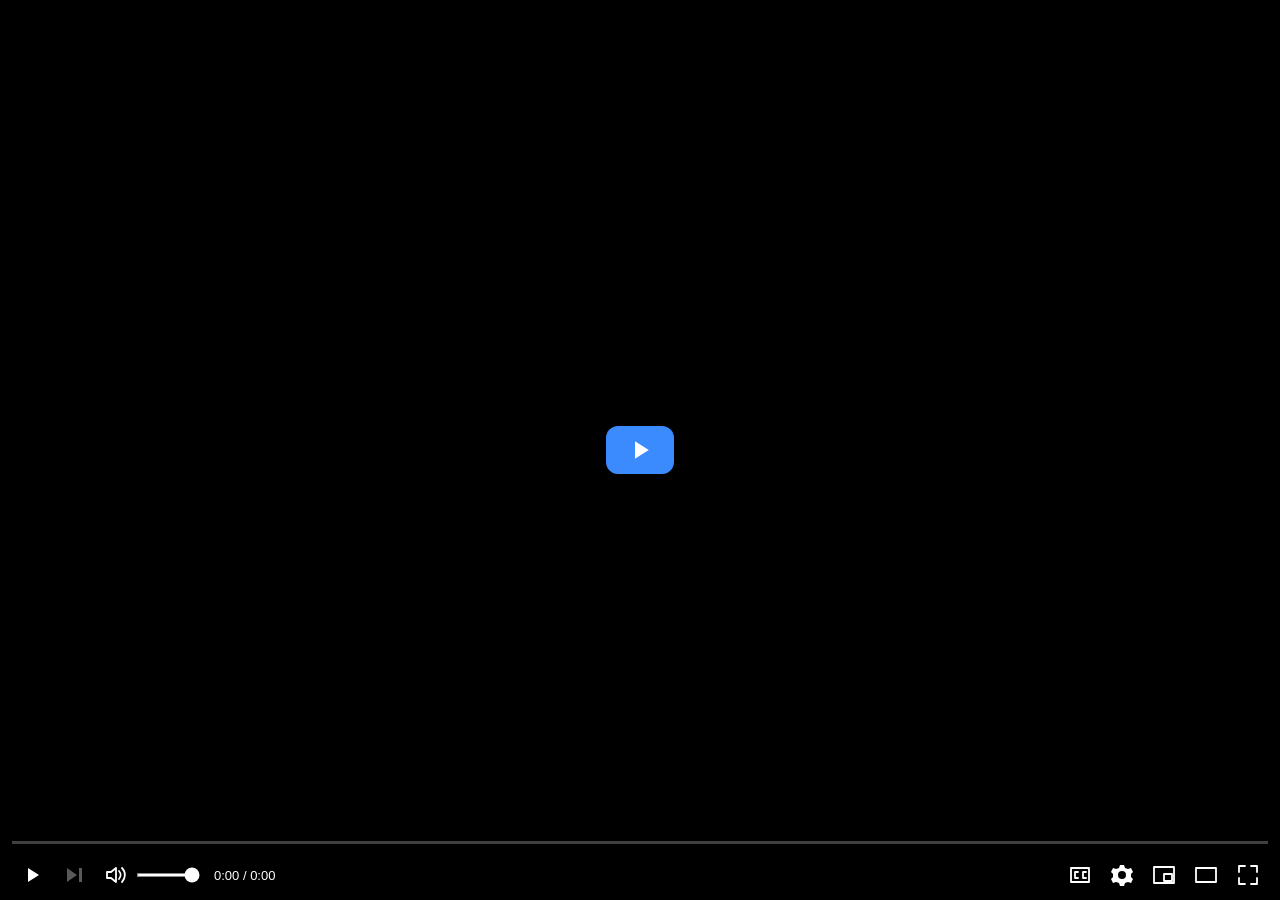
<file: web/embed.html>
<!doctype html><html lang="tr"><head><meta charset="utf-8"><meta name="viewport" content="width=device-width,initial-scale=1"><title>MN Player • Gömülü oynatıcı</title><script src="player.js?v=1.1.0" defer></script><style>html,body{margin:0;background:black;width:100%;height:100%}mn-player{width:100%;height:100%;aspect-ratio:auto}</style></head><body><mn-player hide-title></mn-player><script>window.addEventListener('DOMContentLoaded',()=>{const p=new URLSearchParams(location.search),player=document.querySelector('mn-player');const safe=(s)=>{if(!s)return '';const u=new URL(s,location.href);return ['http:','https:'].includes(u.protocol)?u.href:'';};try{const src=safe(p.get('src'));if(src)player.setMedia({src,poster:safe(p.get('poster')),title:p.get('title')||'Mavi Nokta Production'});}catch{player.showError('Geçerli bir medya bağlantısı gir.');}});</script></body></html>
</file>
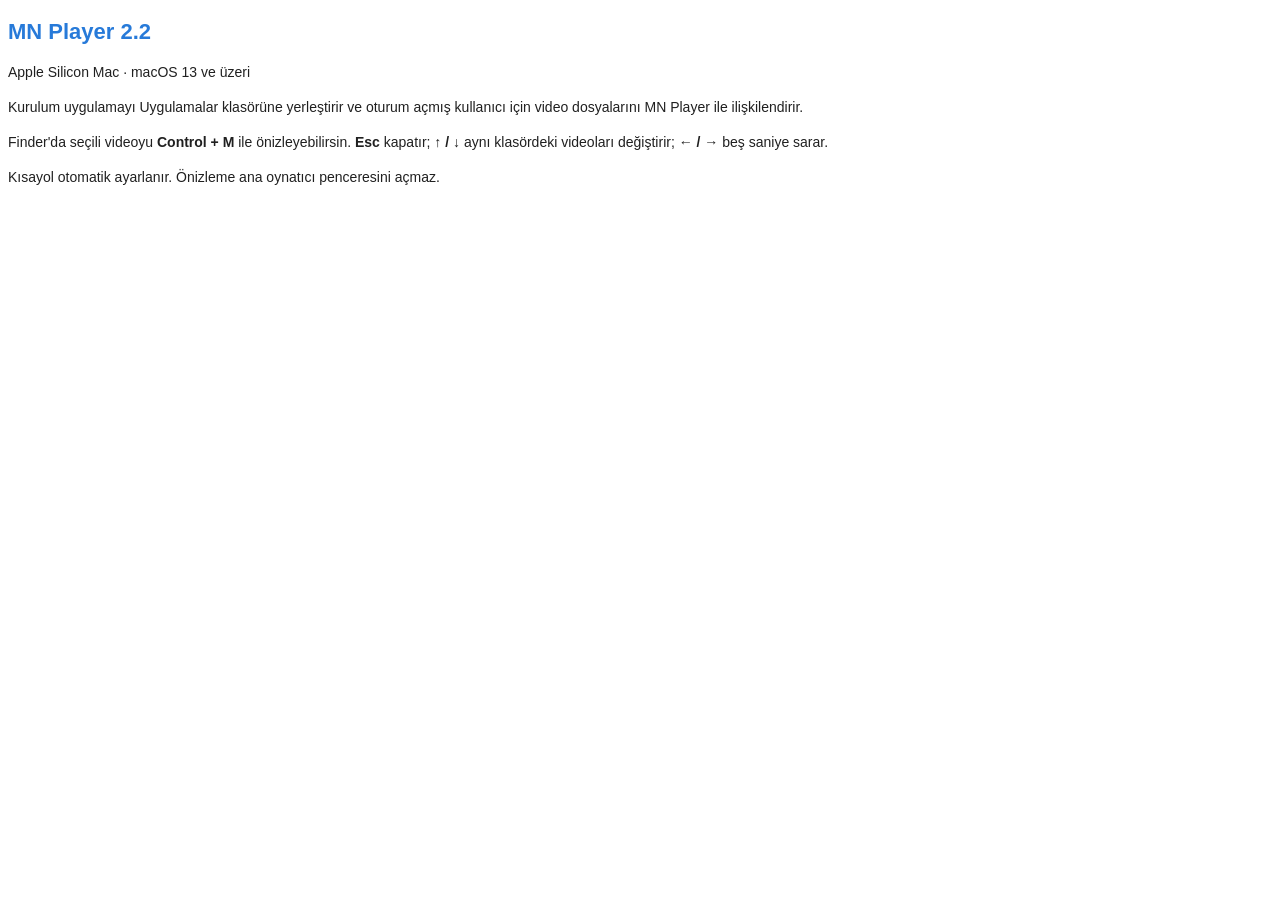
<file: desktop/installer-resources/Welcome.html>
<!doctype html><html lang="tr"><meta charset="utf-8"><style>body{font:14px -apple-system,Helvetica,sans-serif;color:#202020;line-height:1.5}h1{font-size:22px;color:#277ad9}</style><h1>MN Player 2.2</h1><p>Apple Silicon Mac · macOS 13 ve üzeri</p><p>Kurulum uygulamayı Uygulamalar klasörüne yerleştirir ve oturum açmış kullanıcı için video dosyalarını MN Player ile ilişkilendirir.</p><p>Finder'da seçili videoyu <b>Control + M</b> ile önizleyebilirsin. <b>Esc</b> kapatır; <b>↑ / ↓</b> aynı klasördeki videoları değiştirir; <b>← / →</b> beş saniye sarar.</p><p>Kısayol otomatik ayarlanır. Önizleme ana oynatıcı penceresini açmaz.</p></html>
</file>
<file: assets/products.css>
:root{--bg:#07090d;--panel:#0d1118;--panel2:#111824;--line:#202a39;--text:#f5f7fb;--muted:#95a2b5;--blue:#5b91ff;--green:#61d49b}*{box-sizing:border-box}html{scroll-behavior:smooth}body{margin:0;background:radial-gradient(circle at 76% -12%,#17376f55 0,transparent 32%),var(--bg);color:var(--text);font:15px/1.6 Inter,system-ui,-apple-system,BlinkMacSystemFont,"Segoe UI",sans-serif}a{color:inherit}.wrap{width:min(1180px,calc(100% - 40px));margin:auto}.nav{height:76px;display:flex;align-items:center;justify-content:space-between;border-bottom:1px solid #ffffff0d}.brand{font-weight:850;font-size:19px;letter-spacing:-.04em;text-decoration:none}.brand i{display:inline-block;width:7px;height:7px;border-radius:50%;background:var(--blue);margin:0 5px 2px}.navlinks{display:flex;gap:22px;color:#aab5c5;font-size:13px}.navlinks a{text-decoration:none}.hero{padding:94px 0 64px;max-width:900px}.eyebrow{color:#80abff;font-size:12px;font-weight:800;letter-spacing:.14em;text-transform:uppercase}.hero h1{font-size:clamp(48px,8vw,88px);line-height:.96;letter-spacing:-.065em;margin:17px 0 24px}.hero p{font-size:19px;color:#a9b4c5;max-width:760px;margin:0}.actions{display:flex;flex-wrap:wrap;gap:10px;margin-top:30px}.btn{display:inline-flex;align-items:center;justify-content:center;min-height:46px;padding:0 17px;border-radius:12px;border:1px solid var(--line);text-decoration:none;font-weight:750}.btn.primary{background:#fff;color:#080b10;border-color:#fff}.btn.disabled{opacity:.48;pointer-events:none}.section{padding:44px 0}.section-head{display:flex;justify-content:space-between;gap:20px;align-items:end;margin-bottom:22px}.section h2{font-size:32px;letter-spacing:-.045em;margin:0}.section-head p{color:var(--muted);margin:0}.product-grid,.feature-grid,.platform-grid{display:grid;grid-template-columns:repeat(3,1fr);gap:14px}.product,.feature,.platform,.panel{border:1px solid var(--line);border-radius:22px;background:linear-gradient(145deg,var(--panel2),var(--panel));padding:25px}.product{min-height:280px;display:flex;flex-direction:column}.product .icon{width:52px;height:52px;border-radius:15px;display:grid;place-items:center;background:#5b91ff16;border:1px solid #6b9cff2d;color:#8bb2ff;font-weight:900}.product h3{font-size:25px;letter-spacing:-.035em;margin:24px 0 8px}.product p,.feature p,.panel p{color:var(--muted);margin:0}.product .more{margin-top:auto;padding-top:26px;font-weight:800;text-decoration:none}.tag{display:inline-flex;padding:3px 8px;border-radius:999px;border:1px solid var(--line);font-size:10px;color:#a7b2c2;vertical-align:middle;margin-left:7px}.detail-hero{padding:72px 0 42px}.detail-hero h1{font-size:clamp(46px,8vw,82px);line-height:.96;letter-spacing:-.06em;margin:14px 0 22px}.detail-hero p{max-width:800px;color:#acb7c7;font-size:18px}.feature h3{font-size:17px;margin:0 0 8px}.feature{min-height:170px}.platforms{padding:54px 0 86px}.platform-grid{grid-template-columns:repeat(2,1fr)}.platform{display:flex;align-items:center;gap:16px;min-height:118px}.platform .pi{width:48px;height:48px;border-radius:14px;background:#ffffff09;display:grid;place-items:center;font-weight:900}.platform .copy{min-width:0;flex:1}.platform strong{display:block;font-size:17px}.platform small{display:block;color:var(--muted);margin-top:3px}.platform-actions{display:flex;gap:8px;align-items:center}.platform .download{white-space:nowrap;text-decoration:none;font-weight:800;padding:10px 13px;border-radius:10px;background:#fff;color:#080b10}.platform .download.secondary{background:#ffffff0b;color:#fff;border:1px solid var(--line)}.platform .download.disabled{opacity:.45;pointer-events:none;background:#ffffff0b;color:#9aa6b8;border:1px solid var(--line)}.status{font-size:11px;font-weight:800;color:#f0c56b}.status.ready{color:var(--green)}.back{display:inline-flex;margin-top:22px;color:#9eb8e7;text-decoration:none;font-weight:700}.note{margin-top:18px;color:#7e8b9d;font-size:12px}.request{margin:52px 0 78px;padding:38px;border:1px solid #2a4168;border-radius:26px;background:linear-gradient(120deg,#10213f,#0c1119)}.coming-soon{margin:22px 0 0;padding:34px;border:1px solid #2a4168;border-radius:26px;background:linear-gradient(120deg,#10213f,#0c1119)}.coming-soon h2{margin:0 0 10px;font-size:32px}.coming-soon p{margin:0;color:var(--muted)}footer{border-top:1px solid #ffffff0d;padding:28px 0 42px;color:#748093;font-size:12px}@media(max-width:900px){.product-grid,.feature-grid{grid-template-columns:1fr 1fr}}@media(max-width:700px){.wrap{width:min(100% - 26px,1180px)}.navlinks{display:none}.hero{padding:68px 0 44px}.hero p,.detail-hero p{font-size:16px}.product-grid,.feature-grid,.platform-grid{grid-template-columns:1fr}.section-head{display:block}.section-head p{margin-top:5px}.platform{align-items:flex-start;flex-wrap:wrap}.platform-actions{width:100%;flex-direction:column}.platform .download{width:100%;margin-top:4px;text-align:center}.detail-hero{padding-top:56px}}
</file>
<file: iptv/css/app.css>
/* MN IPTV Web — arayüz */
:root{
  --bg:#07090f;--s1:#0d121d;--s2:#141b2b;--s3:#1b2438;--line:rgba(255,255,255,.075);--line2:rgba(255,255,255,.14);
  --tx:#eef2fb;--mu:#8e9ab4;--ac:#2f7bff;--ac2:#5b9bff;--ok:#34d399;--bad:#fb7185;--warn:#fbbf24;
  --r:16px;--side:244px;--top:68px;--tab:64px;--sh:0 24px 70px rgba(0,0,0,.5);
  --safe-b:env(safe-area-inset-bottom,0px);--safe-t:env(safe-area-inset-top,0px);
  color-scheme:dark;
}
*{box-sizing:border-box;-webkit-tap-highlight-color:transparent}
html{background:var(--bg)}
body{margin:0;min-height:100vh;background:radial-gradient(900px 500px at 85% -10%,rgba(47,123,255,.13),transparent 60%),var(--bg);color:var(--tx);font:15px/1.45 Inter,ui-sans-serif,system-ui,-apple-system,"Segoe UI",Roboto,sans-serif;-webkit-font-smoothing:antialiased;overflow-x:hidden}
body.pl-open,body.sh-open{overflow:hidden}
a{color:inherit;text-decoration:none}
button,input,select{font:inherit;color:inherit}
button{cursor:pointer;border:0;background:none;padding:0}
button:disabled{opacity:.45;cursor:default}
:focus-visible{outline:2px solid var(--ac2);outline-offset:2px;border-radius:8px}
[hidden]{display:none!important}
.ic{flex:none;display:block}
h1,h2,h3{margin:0;letter-spacing:-.02em}
::selection{background:rgba(47,123,255,.4)}
*{scrollbar-width:thin;scrollbar-color:#2a3550 transparent}
::-webkit-scrollbar{width:10px;height:10px}::-webkit-scrollbar-thumb{background:#2a3550;border-radius:8px;border:2px solid var(--bg)}

/* ortak */
.btn{display:inline-flex;align-items:center;justify-content:center;gap:8px;height:42px;padding:0 18px;border-radius:12px;background:var(--s2);border:1px solid var(--line);font-weight:600;font-size:14px;transition:.15s;white-space:nowrap}
.btn:hover{background:var(--s3);border-color:var(--line2)}
.btn.primary{background:linear-gradient(180deg,#3d86ff,#2468e8);border-color:transparent;color:#fff;box-shadow:0 8px 24px rgba(47,123,255,.32)}
.btn.primary:hover{filter:brightness(1.1)}
.btn.lg{height:48px;padding:0 24px;font-size:15px;border-radius:14px}
.btn.danger{color:#ff9aa8}.btn.danger:hover{background:rgba(251,113,133,.12);border-color:rgba(251,113,133,.4)}
.btn.ghost{background:transparent}
.iconbtn{width:40px;height:40px;border-radius:12px;display:grid;place-items:center}
.iconbtn:hover{background:var(--s2)}
.chip{display:inline-block;justify-self:start;width:fit-content;max-width:100%;padding:4px 10px;border-radius:999px;background:rgba(255,255,255,.1);backdrop-filter:blur(8px);font-size:12px;font-weight:600;color:#dbe6ff}
.spin{display:inline-block;width:16px;height:16px;border-radius:50%;border:2px solid rgba(255,255,255,.25);border-top-color:#fff;animation:sp .7s linear infinite;vertical-align:-3px}
@keyframes sp{to{transform:rotate(360deg)}}
.fine{color:var(--mu);font-size:13px;margin:8px 0 0}.fine.c{text-align:center;margin:22px 0}.fine.err{color:var(--bad)}
.brand.m,.iconbtn.m{display:none}

/* açılış */
.splash{min-height:100vh;display:flex;flex-direction:column;align-items:center;justify-content:center;gap:14px;color:var(--mu)}
.splash strong{color:var(--tx);font-size:20px}
.splash .bar{width:220px;height:5px;border-radius:5px;background:var(--s2);overflow:hidden}
.splash .bar i{display:block;height:100%;background:linear-gradient(90deg,var(--ac),var(--ac2));transition:width .3s}
.logo{display:block;width:34px;height:34px;flex:none}.logo.big{width:64px;height:64px;margin:0 auto 14px;filter:drop-shadow(0 10px 24px rgba(47,123,255,.4))}
.splash .logo{width:72px;height:72px}

/* giriş */
.login{min-height:100vh;display:flex;flex-direction:column;align-items:center;justify-content:center;gap:22px;padding:28px 16px}
.lcard{width:min(460px,100%);background:linear-gradient(180deg,rgba(20,27,43,.9),rgba(13,18,29,.92));border:1px solid var(--line);border-radius:26px;padding:30px;box-shadow:var(--sh);display:grid;gap:14px}
.lbrand{text-align:center;margin-bottom:4px}.lbrand h1{font-size:28px}.lbrand p{margin:6px 0 0;color:var(--mu)}
.seg{display:grid;grid-template-columns:1fr 1fr;gap:4px;padding:4px;background:var(--s1);border-radius:14px;border:1px solid var(--line)}
.seg button{height:38px;border-radius:10px;color:var(--mu);font-weight:600;font-size:14px}.seg button.on{background:var(--s3);color:#fff}
.fld{display:grid;gap:6px;min-width:0}.fld span{font-size:12px;font-weight:700;color:var(--mu);letter-spacing:.04em;text-transform:uppercase}
.fld input{height:46px;padding:0 14px;border-radius:12px;background:var(--bg);border:1px solid var(--line);outline:none;width:100%;transition:.15s}
.fld input:focus{border-color:var(--ac);box-shadow:0 0 0 3px rgba(47,123,255,.2)}
.two{display:grid;grid-template-columns:1fr 1fr;gap:12px}
.chk{display:flex;gap:12px;align-items:flex-start;cursor:pointer;font-size:14px}.chk input{margin-top:3px;width:18px;height:18px;accent-color:var(--ac)}.chk small{display:block;color:var(--mu);font-size:12px}
.lerr{padding:12px 14px;border-radius:12px;background:rgba(251,113,133,.1);border:1px solid rgba(251,113,133,.3);color:#ffb3bf;font-size:14px}
.lapps{display:flex;flex-wrap:wrap;gap:8px;justify-content:center;align-items:center;color:var(--mu);font-size:13px}
.lapps a{padding:7px 12px;border-radius:999px;background:var(--s1);border:1px solid var(--line)}.lapps a:hover{border-color:var(--line2)}.lapps small{color:var(--mu);margin-left:4px}

/* kabuk */
.shell{display:grid;grid-template-columns:var(--side) minmax(0,1fr);min-height:100vh}
.side{position:sticky;top:0;height:100vh;display:flex;flex-direction:column;gap:6px;padding:18px 14px;background:rgba(7,9,15,.7);border-right:1px solid var(--line);backdrop-filter:blur(14px)}
.brand{display:flex;align-items:center;gap:10px;padding:6px 8px 16px;font-size:18px;font-weight:800;letter-spacing:-.02em}
.side nav{display:grid;gap:3px}
.side nav a{display:flex;align-items:center;gap:13px;height:44px;padding:0 14px;border-radius:12px;color:var(--mu);font-weight:600;transition:.15s;position:relative}
.side nav a:hover{background:var(--s1);color:var(--tx)}
.side nav a.on{background:rgba(47,123,255,.15);color:#fff}
.side nav a.on::before{content:"";position:absolute;left:-14px;top:10px;bottom:10px;width:3px;border-radius:0 3px 3px 0;background:var(--ac)}
.acct{margin-top:auto;display:flex;align-items:center;gap:10px;padding:10px;border-radius:14px;background:var(--s1);border:1px solid var(--line);text-align:left;color:var(--mu)}
.acct:hover{background:var(--s2)}.acct .at{flex:1;min-width:0}.acct small{display:block;font-size:11px}.acct b{display:block;color:var(--tx);font-size:14px;overflow:hidden;text-overflow:ellipsis;white-space:nowrap}
.av{flex:none;width:36px;height:36px;border-radius:50%;background:linear-gradient(135deg,#2f7bff,#7c5cff);display:grid;place-items:center;font-weight:800;font-size:13px;color:#fff}.av.lg{width:48px;height:48px;font-size:16px}
.main{min-width:0}
.top{position:sticky;top:0;z-index:30;height:var(--top);display:flex;align-items:center;gap:12px;padding:0 28px;background:linear-gradient(180deg,rgba(7,9,15,.95),rgba(7,9,15,.8));backdrop-filter:blur(16px);border-bottom:1px solid var(--line)}
.search{flex:1;max-width:560px;display:flex;align-items:center;gap:10px;height:44px;padding:0 14px;border-radius:14px;background:var(--s1);border:1px solid var(--line);color:var(--mu);transition:.15s}
.search:focus-within{border-color:var(--ac);color:var(--tx);box-shadow:0 0 0 3px rgba(47,123,255,.18)}
.search input{flex:1;min-width:0;background:none;border:0;outline:0;height:100%}
.search input::-webkit-search-cancel-button{display:none}
.search kbd{font:600 11px ui-monospace,monospace;color:var(--mu);border:1px solid var(--line2);border-radius:6px;padding:1px 6px}
.sync{margin-left:auto;width:40px;height:40px;border-radius:12px;display:grid;place-items:center;color:var(--ok)}.sync.off{color:var(--mu);opacity:.5}.sync:hover{background:var(--s1)}
.view{padding:26px 28px 60px;max-width:1700px;margin:0 auto}
.v-live,.v-movies,.v-series{padding:0}
.tabs{display:none}

/* hero + satırlar */
.hero{position:relative;display:flex;align-items:flex-end;justify-content:space-between;gap:30px;min-height:360px;padding:34px;border-radius:26px;overflow:hidden;background:linear-gradient(135deg,hsl(var(--h) 55% 22%),#0b1020);border:1px solid var(--line);margin-bottom:34px}
.hbg{position:absolute;inset:-20px;background-size:cover;background-position:center 25%;filter:blur(30px) saturate(1.3) brightness(.7);transform:scale(1.1)}
.hfade{position:absolute;inset:0;background:linear-gradient(90deg,rgba(7,9,15,.88) 0%,rgba(7,9,15,.45) 55%,rgba(7,9,15,.2)),linear-gradient(0deg,rgba(7,9,15,.75),transparent 55%)}
.hc{position:relative;max-width:620px;display:grid;gap:12px}.hc h1{font-size:clamp(28px,4vw,46px);line-height:1.05;text-wrap:balance}.hc p{margin:0;color:#c3cde4}
.ha{display:flex;flex-wrap:wrap;gap:10px;margin-top:6px}
.hp{position:relative;width:190px;flex:none}.hp .poster{aspect-ratio:2/3;border-radius:16px;box-shadow:0 20px 50px rgba(0,0,0,.55);transform:rotate(2deg)}
.rowsec{margin-bottom:30px}
.rowh{display:flex;align-items:center;justify-content:space-between;margin-bottom:12px}.rowh h2{font-size:20px}.rowh a{display:inline-flex;align-items:center;gap:2px;color:var(--mu);font-size:14px;font-weight:600}.rowh a:hover{color:var(--tx)}
.scroller{display:flex;gap:14px;overflow-x:auto;scroll-snap-type:x proximity;padding:4px 2px 14px;margin:0 -2px}
.scroller>.card{flex:0 0 164px;scroll-snap-align:start}.scroller>.card.wide{flex-basis:260px}.scroller>.card.chan{flex-basis:230px}

/* kartlar */
.grid{display:grid;grid-template-columns:repeat(auto-fill,minmax(164px,1fr));gap:20px 16px}
.grid.wide{grid-template-columns:repeat(auto-fill,minmax(260px,1fr))}
.card{position:relative;display:block;text-align:left;min-width:0;cursor:pointer}
.pw{position:relative;border-radius:14px;overflow:hidden;background:var(--s2);transition:transform .2s,box-shadow .2s}
.card:hover .pw,.card:focus-visible .pw{transform:translateY(-3px);box-shadow:0 14px 34px rgba(0,0,0,.5),0 0 0 1px var(--line2)}
.poster{position:relative;aspect-ratio:2/3;background:linear-gradient(160deg,hsl(var(--h,220) 45% 22%),hsl(var(--h,220) 40% 10%));overflow:hidden}
.card.wide .poster{aspect-ratio:16/9}
.poster img{position:absolute;inset:0;width:100%;height:100%;object-fit:cover}
.card.wide .poster img{object-position:center 20%}
.ph{position:absolute;inset:0;display:grid;place-items:center;font-weight:800;font-size:32px;color:rgba(255,255,255,.35);letter-spacing:-.04em}
.pp{position:absolute;inset:0;display:grid;place-items:center;background:rgba(0,0,0,.35);opacity:0;transition:.2s;color:#fff}
.pp .ic{padding:12px;width:54px;height:54px;border-radius:50%;background:var(--ac);box-shadow:0 8px 24px rgba(47,123,255,.5)}
.card:hover .pp,.card:focus-visible .pp{opacity:1}
.rt{position:absolute;left:8px;top:8px;display:inline-flex;align-items:center;gap:3px;padding:3px 7px;border-radius:8px;background:rgba(0,0,0,.65);backdrop-filter:blur(6px);font-size:12px;font-weight:700;color:#ffd166}
.rt .ic{fill:currentColor;stroke:none}
.fv{position:absolute;right:8px;top:8px;width:32px;height:32px;border-radius:50%;display:grid;place-items:center;background:rgba(0,0,0,.55);backdrop-filter:blur(6px);color:#fff;opacity:0;transition:.15s;z-index:2}
.card:hover .fv,.fv.on,.chan-row:hover .fv{opacity:1}.fv.on{color:#ff6b88}.fv.on .ic{fill:currentColor}
@media(hover:none){.fv{opacity:1}}
.prog{position:absolute;left:0;right:0;bottom:0;height:4px;background:rgba(255,255,255,.2)}.prog b{display:block;height:100%;background:var(--ac)}
.cm{padding:9px 2px 0}.cm b{display:block;font-size:14px;font-weight:600;line-height:1.3;display:-webkit-box;-webkit-line-clamp:2;-webkit-box-orient:vertical;overflow:hidden}
.cm small{display:block;margin-top:2px;color:var(--mu);font-size:12px;white-space:nowrap;overflow:hidden;text-overflow:ellipsis}
.rm{position:absolute;right:6px;top:6px;z-index:3;width:28px;height:28px;border-radius:50%;background:rgba(0,0,0,.7);display:grid;place-items:center;opacity:0;transition:.15s}.card:hover .rm{opacity:1}
@media(hover:none){.rm{opacity:1}}
.card.chan{display:flex;align-items:center;gap:12px;padding:12px;border-radius:14px;background:var(--s1);border:1px solid var(--line)}.card.chan:hover{background:var(--s2)}
.logo-box{position:relative;flex:none;width:52px;height:52px;border-radius:12px;background:hsl(var(--h,220) 35% 14%);overflow:hidden;display:grid;place-items:center}
.logo-box .ph{font-size:17px}.logo-box img{position:absolute;inset:0;width:100%;height:100%;object-fit:contain;padding:5px;background:#0a0f1a}
.ct{min-width:0}.ct b{display:block;font-size:14px;overflow:hidden;text-overflow:ellipsis;white-space:nowrap}.ct small{color:var(--mu);font-size:12px}

/* liste görünümü */
.browse{display:grid;grid-template-columns:270px minmax(0,1fr);min-height:calc(100vh - var(--top))}
.cats{position:sticky;top:var(--top);height:calc(100vh - var(--top));display:flex;flex-direction:column;border-right:1px solid var(--line);background:rgba(7,9,15,.5)}
.cats-h{padding:16px 14px 8px;display:flex;gap:8px}.cats-h input{flex:1;height:40px;padding:0 12px;border-radius:12px;background:var(--s1);border:1px solid var(--line);outline:0}.cats-h input:focus{border-color:var(--ac)}
.cats-l{flex:1;overflow:auto;padding:4px 10px 24px;display:grid;gap:2px;align-content:start}
.ci{display:flex;align-items:center;justify-content:space-between;gap:10px;height:40px;padding:0 12px;border-radius:10px;text-align:left;color:#c4cee4;transition:.12s}
.ci span{overflow:hidden;text-overflow:ellipsis;white-space:nowrap}.ci em{font-style:normal;font-size:12px;color:var(--mu)}
.ci:hover{background:var(--s1)}.ci.on{background:rgba(47,123,255,.18);color:#fff}.ci.on em{color:#bcd3ff}
.lst{min-width:0;padding:22px 28px 60px}
.lh{display:flex;flex-wrap:wrap;align-items:flex-end;justify-content:space-between;gap:14px;margin-bottom:20px}
.lt{display:flex;align-items:baseline;gap:12px}.lt h1{font-size:26px}.lt span{color:var(--mu);font-size:14px}
.lc{display:flex;gap:10px;align-items:center;flex-wrap:wrap}
.catbtn{display:none}
.lf{display:flex;align-items:center;gap:8px;height:40px;padding:0 12px;border-radius:12px;background:var(--s1);border:1px solid var(--line);color:var(--mu)}.lf input{background:none;border:0;outline:0;width:170px;color:var(--tx)}.lf:focus-within{border-color:var(--ac)}
select{height:40px;padding:0 12px;border-radius:12px;background:var(--s1);border:1px solid var(--line);outline:0;color:var(--tx)}
.chans{display:grid;grid-template-columns:repeat(auto-fill,minmax(360px,1fr));gap:10px}
.chan-row{position:relative;display:flex;align-items:center;gap:12px;padding:10px 14px 10px 10px;border-radius:14px;background:var(--s1);border:1px solid var(--line);cursor:pointer;transition:.15s;min-width:0}
.chan-row:hover,.chan-row:focus-visible{background:var(--s2);border-color:rgba(47,123,255,.5)}
.cn{flex:none;min-width:28px;text-align:center;color:var(--mu);font-size:12px;font-weight:700;font-variant-numeric:tabular-nums}
.ci2{flex:1;min-width:0;position:relative}.ci2 b{display:block;font-size:14px;overflow:hidden;text-overflow:ellipsis;white-space:nowrap}.ci2 small{display:block;color:var(--mu);font-size:12px;overflow:hidden;text-overflow:ellipsis;white-space:nowrap;margin-top:1px}
.eb{display:block;height:3px;border-radius:3px;background:rgba(255,255,255,.12);margin-top:6px;overflow:hidden}.eb u{display:block;height:100%;background:var(--ac)}
.chan-row .fv{position:static;opacity:.0;background:none;width:34px;height:34px}.chan-row:hover .fv,.chan-row .fv.on{opacity:1}
.go{flex:none;width:36px;height:36px;border-radius:50%;display:grid;place-items:center;background:var(--ac);color:#fff;opacity:.9}
.sent{height:2px}
.ph1{display:flex;align-items:baseline;gap:12px;margin-bottom:18px}.ph1 h1{font-size:26px}.ph1 span{color:var(--mu)}
.tabs2{display:flex;gap:6px;margin-bottom:20px;overflow-x:auto}.tabs2 a{padding:8px 16px;border-radius:999px;background:var(--s1);border:1px solid var(--line);color:var(--mu);font-weight:600;font-size:14px;white-space:nowrap}.tabs2 a.on{background:var(--ac);border-color:var(--ac);color:#fff}.tabs2 em{font-style:normal;opacity:.7;margin-left:2px}
.empty{display:grid;place-items:center;gap:6px;text-align:center;padding:70px 20px;color:var(--mu)}.empty b{color:var(--tx);font-size:18px}.empty p{margin:0}.ei{width:68px;height:68px;border-radius:20px;background:var(--s1);display:grid;place-items:center;margin-bottom:8px}

/* ayarlar */
.sgrid{display:grid;grid-template-columns:repeat(auto-fit,minmax(340px,1fr));gap:16px}
.scard{padding:22px;border-radius:20px;background:var(--s1);border:1px solid var(--line);display:grid;gap:12px;align-content:start}.scard h3{font-size:17px}.scard p{margin:0;color:var(--mu);font-size:14px}.scard.wide2{grid-column:1/-1}
dl{display:grid;grid-template-columns:auto 1fr;gap:8px 18px;margin:0;font-size:14px}dt{color:var(--mu)}dd{margin:0;word-break:break-all}
.sa{display:flex;flex-wrap:wrap;gap:8px;margin-top:4px}
.st{display:flex;align-items:center;gap:8px}.dot{width:9px;height:9px;border-radius:50%;background:var(--warn)}.dot.ok{background:var(--ok);box-shadow:0 0 10px var(--ok)}
.sw{display:flex;align-items:center;justify-content:space-between;gap:16px;cursor:pointer}.sw input{display:none}.sw i{flex:none;width:46px;height:28px;border-radius:14px;background:var(--s3);position:relative;transition:.2s}.sw i::after{content:"";position:absolute;left:3px;top:3px;width:22px;height:22px;border-radius:50%;background:#fff;transition:.2s}.sw input:checked+i{background:var(--ac)}.sw input:checked+i::after{left:21px}
.appgrid{display:grid;grid-template-columns:repeat(auto-fit,minmax(170px,1fr));gap:10px}.appgrid a{display:grid;grid-template-columns:1fr auto;gap:2px 8px;padding:14px;border-radius:14px;background:var(--s2);border:1px solid var(--line);align-items:center}.appgrid a:hover{border-color:var(--ac)}.appgrid small{grid-row:2;color:var(--mu)}.appgrid .ic{grid-row:1/3;grid-column:2;color:var(--ac2)}

/* ayrıntı */
.sheet-wrap{position:fixed;inset:0;z-index:60;display:grid;place-items:center;padding:24px}
.sh-back{position:absolute;inset:0;background:rgba(3,5,9,.72);backdrop-filter:blur(8px);animation:fi .2s}
.sh{position:relative;width:min(1000px,100%);max-height:calc(100vh - 48px);overflow:auto;border-radius:26px;background:var(--s1);border:1px solid var(--line2);box-shadow:var(--sh);animation:up .28s cubic-bezier(.2,.8,.2,1)}
@keyframes fi{from{opacity:0}}@keyframes up{from{opacity:0;transform:translateY(24px) scale(.98)}}
.sh-x{position:absolute;right:16px;top:16px;z-index:5;width:40px;height:40px;border-radius:50%;background:rgba(0,0,0,.55);backdrop-filter:blur(8px);display:grid;place-items:center}.sh-x:hover{background:rgba(0,0,0,.8)}
.sh-hero{position:relative;height:230px;background:linear-gradient(135deg,hsl(var(--h) 55% 24%),#0b1020);overflow:hidden}
.sh-hero .hfade{background:linear-gradient(0deg,var(--s1),rgba(13,18,29,.35) 70%,rgba(13,18,29,.2))}
.sh-hero .hbg{filter:blur(18px) saturate(1.2) brightness(.8)}
.sh-body{padding:0 32px 32px;margin-top:-110px;position:relative}
.sh-top{display:flex;gap:26px;align-items:flex-end}
.sh-poster{flex:none;width:190px}.sh-poster .poster{border-radius:16px;box-shadow:0 18px 44px rgba(0,0,0,.6);border:1px solid var(--line2)}
.sh-info{min-width:0;display:grid;gap:10px;padding-bottom:4px}.sh-info h2{font-size:clamp(24px,3vw,34px);line-height:1.1;text-wrap:balance}
.meta{display:flex;flex-wrap:wrap;gap:6px 14px;color:var(--mu);font-size:14px}.meta span+span::before{content:"·";margin-right:14px}
.plot{margin:0;color:#c3cde4;max-width:70ch;display:-webkit-box;-webkit-line-clamp:5;-webkit-box-orient:vertical;overflow:hidden}
.sh-act{display:flex;flex-wrap:wrap;gap:10px;margin-top:6px}
.skl{height:14px;border-radius:7px;background:linear-gradient(90deg,var(--s2),var(--s3),var(--s2));background-size:200% 100%;animation:sk 1.2s infinite}.skl.s{width:60%}
@keyframes sk{to{background-position:-200% 0}}
.seasons{display:flex;gap:8px;overflow-x:auto;margin:30px 0 14px;padding-bottom:4px}.seasons button{flex:none;height:38px;padding:0 18px;border-radius:999px;background:var(--s2);border:1px solid var(--line);font-weight:600;font-size:14px;color:var(--mu)}.seasons button.on{background:var(--ac);border-color:var(--ac);color:#fff}
.eplist{display:grid;gap:8px}
.ep{display:flex;align-items:center;gap:14px;padding:10px 14px 10px 10px;border-radius:14px;background:var(--s2);border:1px solid transparent;text-align:left;transition:.15s;width:100%}
.ep:hover{border-color:var(--ac);background:var(--s3)}
.en{flex:none;width:28px;text-align:center;font-weight:800;color:var(--mu);font-variant-numeric:tabular-nums}
.eart{position:relative;flex:none;width:136px;aspect-ratio:16/9;border-radius:10px;background:var(--s3);overflow:hidden}.eart img{position:absolute;inset:0;width:100%;height:100%;object-fit:cover}
.et{flex:1;min-width:0;display:grid;gap:2px}.et b{font-size:15px;overflow:hidden;text-overflow:ellipsis;white-space:nowrap}.et small{color:var(--mu);font-size:12px}.et em{font-style:normal;color:var(--mu);font-size:13px;display:-webkit-box;-webkit-line-clamp:2;-webkit-box-orient:vertical;overflow:hidden}
.epp{flex:none;width:38px;height:38px;border-radius:50%;display:grid;place-items:center;background:var(--s3)}.ep:hover .epp{background:var(--ac)}.ep.w{opacity:.65}.ep.w .epp{color:var(--ok)}

/* hesap penceresi */
.dlg-wrap{position:fixed;inset:0;z-index:80;display:grid;place-items:center;padding:20px}
.dlg-back{position:absolute;inset:0;background:rgba(3,5,9,.7);backdrop-filter:blur(8px)}
.dlg{position:relative;width:min(400px,100%);padding:24px;border-radius:24px;background:var(--s1);border:1px solid var(--line2);box-shadow:var(--sh);display:grid;gap:16px;animation:up .25s}
.dacc{display:flex;align-items:center;gap:14px}.dacc small{display:block;color:var(--mu)}.dsync{display:flex;align-items:center;gap:8px;color:var(--mu);font-size:14px}.dsync b{color:var(--tx)}
.dact{display:grid;gap:8px}.dact .btn{width:100%}

/* bildirim */
#toasts{position:fixed;right:20px;bottom:20px;z-index:200;display:grid;gap:8px;pointer-events:none}
.toast{display:grid;gap:2px;max-width:340px;padding:12px 16px;border-radius:14px;background:rgba(27,36,56,.96);backdrop-filter:blur(12px);border:1px solid var(--line2);box-shadow:var(--sh);animation:up .25s;transition:.25s}.toast.out{opacity:0;transform:translateY(8px)}
.toast b{font-size:14px}.toast span{color:var(--mu);font-size:13px;overflow:hidden;text-overflow:ellipsis;white-space:nowrap}

/* ===== oynatıcı ===== */
.pl{position:fixed;inset:0;z-index:100;background:#000;display:grid;grid-template-columns:minmax(0,1fr) 0;outline:0;color:#fff}
.pl.has-side{grid-template-columns:minmax(0,1fr) 340px}
.pl-stage{position:relative;overflow:hidden;background:#000;user-select:none;-webkit-user-select:none;cursor:default}
.pl:not(.show) .pl-stage{cursor:none}
.pl video{position:absolute;inset:0;width:100%;height:100%;object-fit:contain;background:#000}
.pl-shade{position:absolute;inset:0;pointer-events:none;background:linear-gradient(180deg,rgba(0,0,0,.7),transparent 22%,transparent 62%,rgba(0,0,0,.85));opacity:0;transition:opacity .25s}
.pl.show .pl-shade,.pl.paused .pl-shade{opacity:1}
.pl-top,.pl-bottom{position:absolute;left:0;right:0;z-index:3;transition:opacity .25s,transform .25s;opacity:0;pointer-events:none}
.pl.show .pl-top,.pl.show .pl-bottom,.pl.paused .pl-top,.pl.paused .pl-bottom{opacity:1;pointer-events:auto}
.pl-top{top:0;display:flex;align-items:center;gap:6px;padding:calc(14px + var(--safe-t)) 18px 30px;transform:translateY(-6px)}
.pl.show .pl-top,.pl.paused .pl-top{transform:none}
.pl-titles{flex:1;min-width:0;margin:0 8px}.pl-sub{font-size:12px;color:#b9c3dc;font-weight:600;letter-spacing:.04em;text-transform:uppercase;white-space:nowrap;overflow:hidden;text-overflow:ellipsis}.pl-title{font-size:18px;font-weight:700;white-space:nowrap;overflow:hidden;text-overflow:ellipsis}
.pl-btn{width:42px;height:42px;border-radius:12px;display:grid;place-items:center;color:#fff;transition:.15s;flex:none}
.pl-btn:hover{background:rgba(255,255,255,.16)}.pl-btn:disabled{opacity:.3}.pl-btn.on{color:#ffd166}.pl-btn.on .ic{fill:currentColor}
.pl-bottom{bottom:0;padding:34px 20px calc(14px + var(--safe-b));transform:translateY(6px)}
.pl.show .pl-bottom,.pl.paused .pl-bottom{transform:none}
.pl-seek{position:relative;height:20px;display:flex;align-items:center;margin-bottom:4px}
.pl-seek::before{content:"";position:absolute;left:0;right:0;height:4px;border-radius:4px;background:rgba(255,255,255,.22);transition:height .12s}
.pl-seek:hover::before{height:6px}
.pl-buf,.pl-played{position:absolute;left:0;height:4px;border-radius:4px;pointer-events:none;transition:height .12s}
.pl-seek:hover .pl-buf,.pl-seek:hover .pl-played{height:6px}
.pl-buf{background:rgba(255,255,255,.3);width:0}.pl-played{background:var(--ac);width:0}
.pl-seek input{position:relative;width:100%;height:20px;margin:0;background:none;-webkit-appearance:none;appearance:none;cursor:pointer}
.pl-seek input::-webkit-slider-runnable-track{background:none;height:20px}.pl-seek input::-moz-range-track{background:none}
.pl-seek input::-webkit-slider-thumb{-webkit-appearance:none;width:14px;height:14px;border-radius:50%;background:#fff;box-shadow:0 2px 8px rgba(0,0,0,.5);margin-top:3px;transform:scale(0);transition:.12s}
.pl-seek:hover input::-webkit-slider-thumb,.pl-seek input:active::-webkit-slider-thumb{transform:scale(1)}
.pl-seek input::-moz-range-thumb{width:14px;height:14px;border:0;border-radius:50%;background:#fff}
.pl-tip{position:absolute;bottom:26px;transform:translateX(-50%);padding:3px 8px;border-radius:8px;background:rgba(0,0,0,.8);font-size:12px;font-weight:600;pointer-events:none}
.pl-row{display:flex;align-items:center;gap:2px}
.pl-play{width:48px;height:48px}
.pl-vol{display:flex;align-items:center}.pl-vol input{width:0;opacity:0;transition:.2s;accent-color:#fff;height:4px}.pl-vol:hover input,.pl-vol:focus-within input{width:84px;opacity:1;margin:0 8px}
.pl-time{margin-left:8px;font-size:13px;font-variant-numeric:tabular-nums;color:#dfe7fa;white-space:nowrap}.pl-sep{color:#8d99b5}
.pl-live{display:flex;align-items:center;gap:7px;margin-left:10px;padding:5px 10px;border-radius:8px;background:rgba(255,59,92,.18);color:#ff8095;font-size:12px;font-weight:800;letter-spacing:.06em}.pl-live i{width:7px;height:7px;border-radius:50%;background:#ff3b5c;animation:pu 1.4s infinite}@keyframes pu{50%{opacity:.35}}
.pl-grow{flex:1}
.pl.live .pl-vod,.pl.live .pl-time,.pl.live .pl-seek{display:none}
.pl:not(.multi) [data-a=prev],.pl:not(.multi) [data-a=next]{display:none}
.pl-center{position:absolute;inset:0;display:grid;place-items:center;pointer-events:none;z-index:2}
.pl-spin{width:56px;height:56px;border-radius:50%;border:4px solid rgba(255,255,255,.2);border-top-color:#fff;animation:sp .8s linear infinite}
.pl-flash{display:grid;place-items:center;gap:4px;width:110px;height:110px;border-radius:50%;background:rgba(0,0,0,.55);backdrop-filter:blur(6px);font-weight:700;font-size:13px;align-content:center}.pl-flash.go{animation:fl .7s ease-out}@keyframes fl{0%{transform:scale(.7);opacity:0}25%{opacity:1}100%{transform:scale(1.15);opacity:0}}
.pl-toast{position:absolute;top:84px;left:50%;transform:translateX(-50%);z-index:4;padding:8px 16px;border-radius:12px;background:rgba(0,0,0,.72);backdrop-filter:blur(8px);font-weight:600;font-size:15px}
.pl-menu{position:absolute;right:20px;bottom:96px;z-index:6;width:min(300px,calc(100% - 40px));max-height:60%;overflow:auto;padding:6px;border-radius:16px;background:rgba(18,24,38,.97);backdrop-filter:blur(16px);border:1px solid var(--line2);box-shadow:var(--sh)}
.mi{display:flex;align-items:center;justify-content:space-between;gap:12px;width:100%;height:44px;padding:0 12px;border-radius:10px;text-align:left;font-size:14px}.mi:hover{background:rgba(255,255,255,.08)}.mi em{font-style:normal;color:var(--mu);font-size:13px}.mi.on{color:var(--ac2)}.mi.on::after{content:"✓";margin-left:auto}.mi.on em{display:none}
.mh{display:flex;align-items:center;gap:8px;padding:6px 6px 8px;font-weight:700;border-bottom:1px solid var(--line);margin-bottom:4px}.mh button{width:30px;height:30px;border-radius:8px;display:grid;place-items:center}.mh button:hover{background:rgba(255,255,255,.1)}
.mn{padding:12px;color:var(--mu);font-size:14px}.mn.sc{line-height:1.8}
.pl-err{position:absolute;inset:0;z-index:5;display:grid;place-items:center;background:rgba(0,0,0,.78);padding:24px;text-align:center}.pl-err strong{font-size:20px}.pl-err p{color:#b9c3dc;max-width:46ch;margin:8px auto 18px}.pl-err-actions{display:flex;gap:10px;justify-content:center}
.pl-next{position:absolute;right:20px;bottom:110px;z-index:5;display:flex;align-items:center;gap:10px;padding:14px;border-radius:16px;background:rgba(18,24,38,.96);border:1px solid var(--line2);box-shadow:var(--sh);max-width:calc(100% - 40px);flex-wrap:wrap}.pl-next-body{display:grid;gap:2px;margin-right:6px}.pl-next-body span{font-size:12px;color:var(--mu)}.pl-next-body strong{font-size:15px}
.pl-side{overflow:hidden;background:#0b0f19;border-left:1px solid var(--line);display:flex;flex-direction:column;min-width:0}
.pl-side-head{display:flex;align-items:center;justify-content:space-between;padding:12px 12px 12px 18px;border-bottom:1px solid var(--line)}
.pl-side-list{flex:1;overflow:auto;padding:8px;display:grid;gap:2px;align-content:start}
.sl{display:flex;align-items:center;gap:12px;padding:8px 10px;border-radius:12px;text-align:left;width:100%}.sl:hover{background:var(--s2)}.sl.active{background:rgba(47,123,255,.2)}
.sl-logo{flex:none;width:42px;height:42px;border-radius:10px;background:#0a0f1a;display:grid;place-items:center;font-weight:800;color:var(--mu);overflow:hidden;position:relative}.sl-logo img{width:100%;height:100%;object-fit:contain;padding:4px}
.sl-t{min-width:0;display:grid}.sl-t b{font-size:14px;font-weight:600;overflow:hidden;text-overflow:ellipsis;white-space:nowrap}.sl-t small{font-size:12px;color:var(--mu);overflow:hidden;text-overflow:ellipsis;white-space:nowrap;min-height:1em}
.sl-n{flex:none;width:30px;text-align:center;font-weight:800;color:var(--mu)}.sl-ok{margin-left:auto;color:var(--ok);flex:none}

/* ===== mobil ===== */
@media (max-width:1000px){
  :root{--top:60px}
  .shell{display:block;padding-bottom:calc(var(--tab) + var(--safe-b))}
  .side{display:none}
  .brand.m{display:flex;padding:0}.iconbtn.m{display:grid}
  .top{padding:0 14px;gap:8px}.search kbd{display:none}.search{max-width:none}.sync{margin-left:0}
  .view{padding:18px 16px 40px}
  .tabs{display:grid;grid-template-columns:repeat(5,1fr);position:fixed;left:0;right:0;bottom:0;z-index:40;height:calc(var(--tab) + var(--safe-b));padding-bottom:var(--safe-b);background:rgba(10,14,23,.94);backdrop-filter:blur(18px);border-top:1px solid var(--line)}
  .tabs a{display:grid;place-items:center;align-content:center;gap:3px;color:var(--mu);font-size:11px;font-weight:600}.tabs a.on{color:var(--ac2)}
  .hero{min-height:280px;padding:20px;border-radius:20px;margin-bottom:26px}.hp{display:none}.hc h1{font-size:28px}
  .scroller>.card{flex-basis:132px}.scroller>.card.wide{flex-basis:230px}.scroller>.card.chan{flex-basis:200px}
  .grid{grid-template-columns:repeat(auto-fill,minmax(112px,1fr));gap:16px 12px}.grid.wide{grid-template-columns:repeat(auto-fill,minmax(220px,1fr))}
  .browse{display:block}
  .cats{position:fixed;inset:0;z-index:70;height:auto;border:0;background:rgba(7,9,15,.98);transform:translateY(100%);transition:transform .25s;visibility:hidden;padding-top:var(--safe-t)}
  .cats.open{transform:none;visibility:visible}
  .catbtn{display:inline-flex;height:40px;padding:0 14px}.catbtn #cname{max-width:140px;overflow:hidden;text-overflow:ellipsis}
  .lst{padding:16px 16px 40px}.lh{flex-direction:column;align-items:stretch}.lc{display:grid;grid-template-columns:1fr 1fr;gap:8px}.catbtn{grid-column:1/-1;justify-content:flex-start}.lf{grid-column:1/-1}.lf input{width:100%}select{width:100%}
  .chans{grid-template-columns:1fr}
  .sh{border-radius:22px 22px 0 0;max-height:94vh;align-self:end}.sheet-wrap{padding:0;place-items:end center}
  .sh-body{padding:0 18px 24px;margin-top:-90px}.sh-hero{height:200px}.sh-top{flex-direction:column;align-items:flex-start;gap:14px}.sh-poster{width:120px}
  .eart{width:104px}.et em{display:none}
  .sgrid{grid-template-columns:1fr}
  #toasts{left:12px;right:12px;bottom:calc(var(--tab) + 12px + var(--safe-b))}.toast{max-width:none}
  .pl.has-side{grid-template-columns:minmax(0,1fr)}.pl.has-side .pl-side{position:absolute;right:0;top:0;bottom:0;width:min(340px,86vw);z-index:8;box-shadow:-20px 0 60px rgba(0,0,0,.6)}
  .pl-side{position:absolute;right:0;top:0;bottom:0;width:min(340px,86vw);transform:translateX(100%);z-index:8}.pl.has-side .pl-side{transform:none}
  .pl-vol input{display:none}.pl-row .pl-btn{width:38px}.pl-top{padding-left:8px;padding-right:8px}.pl-bottom{padding-left:12px;padding-right:12px}.pl-menu{right:10px;bottom:90px}
}
@media (max-width:520px){.two{grid-template-columns:1fr}.pl-time{font-size:12px;margin-left:4px}.pl-row .pl-vod{display:none}}
@media (prefers-reduced-motion:reduce){*{animation-duration:.01ms!important;transition-duration:.01ms!important}}
</file>
<file: web/app.css>
*{box-sizing:border-box}[hidden]{display:none!important}html,body{margin:0;width:100%;height:100%;background:#000;color:#fff;font:14px -apple-system,BlinkMacSystemFont,"Segoe UI",Arial,sans-serif}main{width:100%;height:100%}mn-player{width:100%;height:100%;aspect-ratio:auto}button{font:inherit;border:0;color:inherit;cursor:pointer;background:none}button:focus-visible,input:focus-visible{outline:2px solid #3b8bff;outline-offset:3px}.tools{position:fixed;top:12px;right:12px;display:flex;gap:3px;background:#181a20b8;border:1px solid #ffffff12;border-radius:10px;padding:3px;z-index:10;backdrop-filter:blur(12px);transition:opacity .2s}.tools button{display:grid;place-items:center;width:37px;height:37px;border-radius:7px;color:#c8cdd6}.tools button:hover{background:#ffffff12;color:#3b8bff}.tools svg{width:20px;height:20px;fill:none;stroke:currentColor;stroke-width:1.6;stroke-linecap:round;stroke-linejoin:round}body.playing .tools{opacity:0;pointer-events:none}body.playing .tools:hover,body.playing .tools:focus-within,body.show-tools .tools{opacity:1;pointer-events:auto}body.dragging{outline:3px solid #3b8bff;outline-offset:-3px}#queue{position:fixed;top:65px;right:12px;bottom:76px;width:290px;background:#16191ff0;border:1px solid #ffffff15;border-radius:10px;padding:10px;z-index:11;overflow:auto;backdrop-filter:blur(16px)}.queue-tools{display:flex;justify-content:flex-end;gap:7px;border-bottom:1px solid #ffffff12;padding-bottom:8px;margin-bottom:8px}.queue-tools button{font-size:22px;width:32px;height:32px;border-radius:6px}.queue-tools button:hover{background:#ffffff12}#autoplay[aria-checked=true]{color:#3b8bff}.queue-item{display:flex;align-items:center;gap:10px;padding:10px 8px;border-radius:6px}.queue-item.active{background:#3b8bff18;box-shadow:inset 2px 0 #3b8bff}.queue-item>button:first-child{display:flex;align-items:center;gap:10px;text-align:left;min-width:0;flex:1}.thumb{color:#3b8bff;font-size:17px;flex-shrink:0}.item-text{font-size:12px;overflow:hidden;text-overflow:ellipsis;white-space:nowrap}.remove{font-size:20px;color:#7c8494}dialog{background:#171a21;color:#ddd;border:1px solid #ffffff20;border-radius:10px;padding:40px 24px 24px;width:min(500px,calc(100vw - 32px));box-shadow:0 20px 80px #000b}dialog::backdrop{background:#000a}.close{position:absolute;right:8px;top:6px;font-size:22px;color:#8a94a5}label{display:block;font-size:12px;margin-bottom:12px}input[type=url]{width:100%;background:#090b10;border:1px solid #364150;border-radius:6px;padding:12px;color:white;font:13px inherit}.primary{margin-top:14px;background:#3b8bff;color:white;border-radius:6px;padding:10px 20px}pre{white-space:pre-wrap;word-break:break-word;font-size:12px;line-height:1.8;color:#b9d3ff;margin:0}#toast{position:fixed;bottom:78px;left:50%;transform:translateX(-50%);background:#202838ee;color:#d3e5ff;padding:10px 18px;border-radius:20px;font-size:12px;opacity:0;pointer-events:none;z-index:20000}@media(max-width:500px){.tools{top:8px;right:8px}.tools button{width:32px;height:32px}#queue{width:min(290px,calc(100vw - 24px))}}@media(prefers-reduced-motion:reduce){*{transition:none!important}}
</file>
